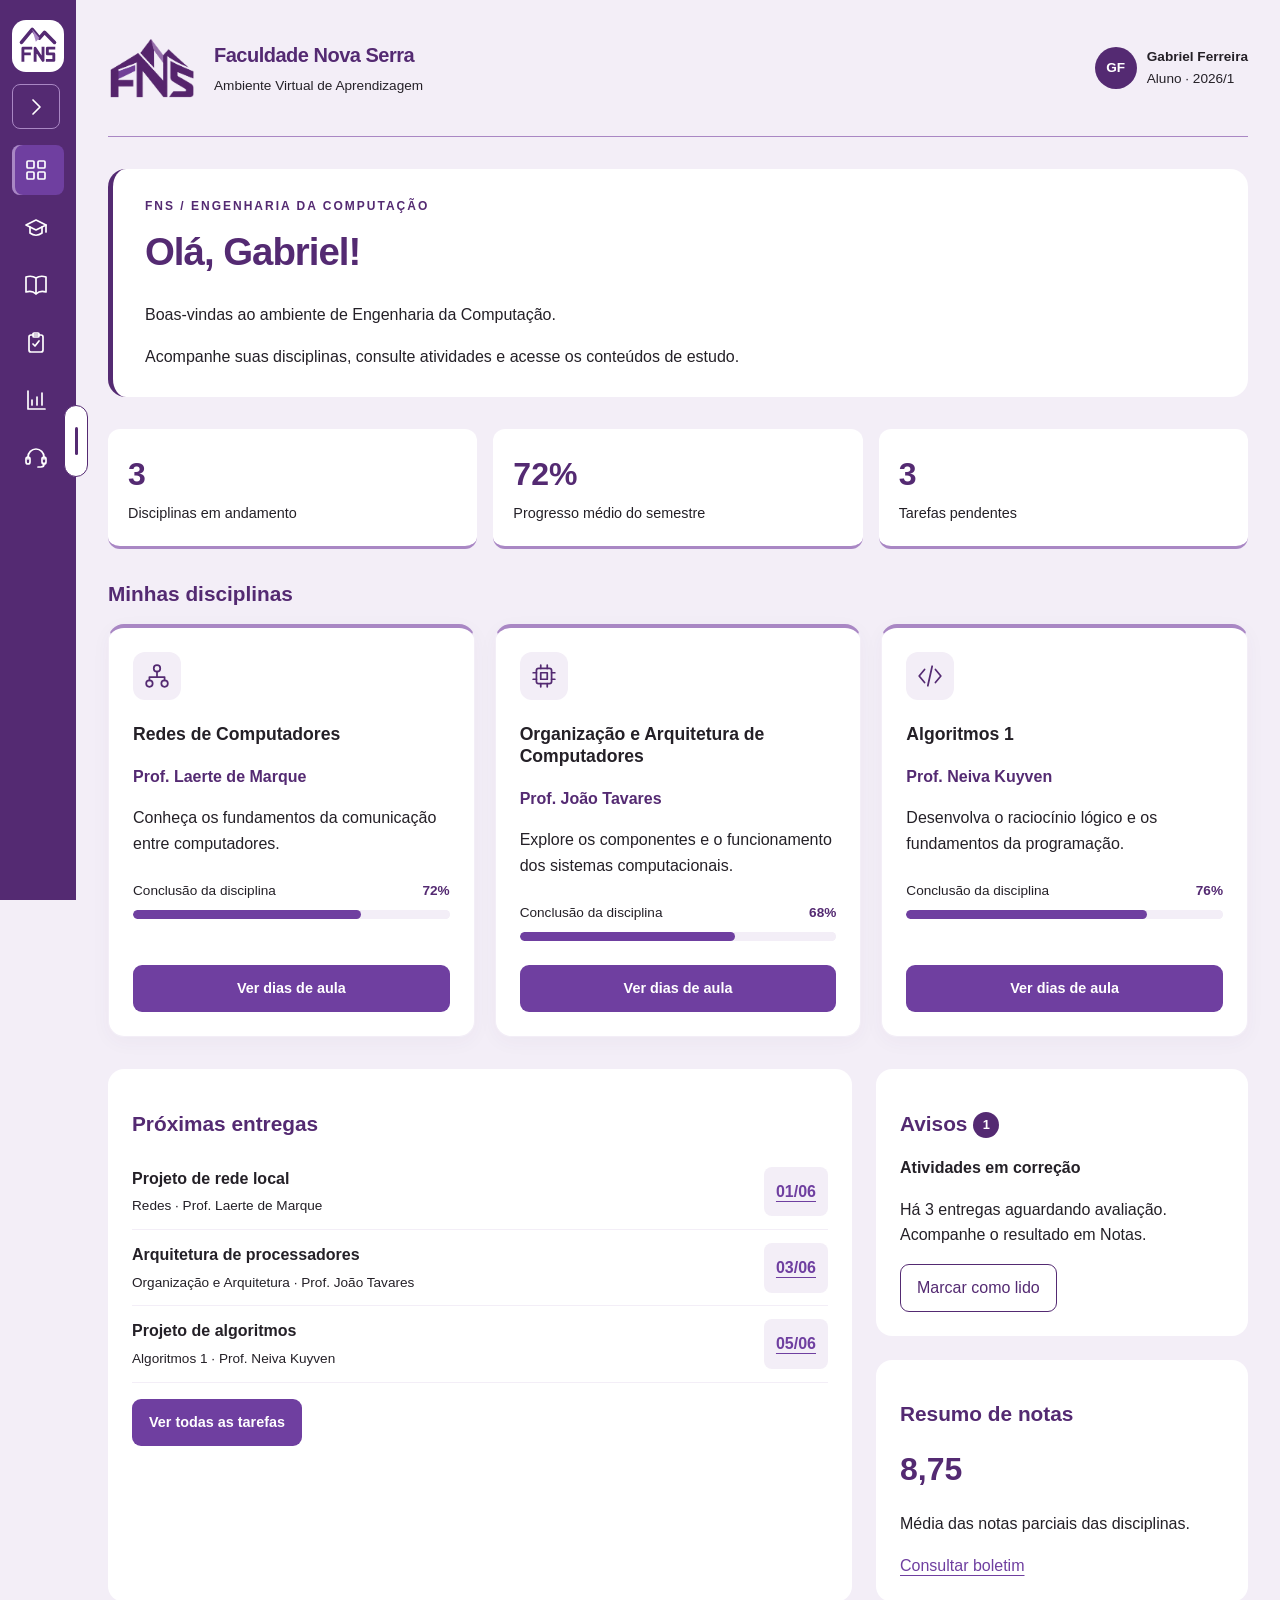
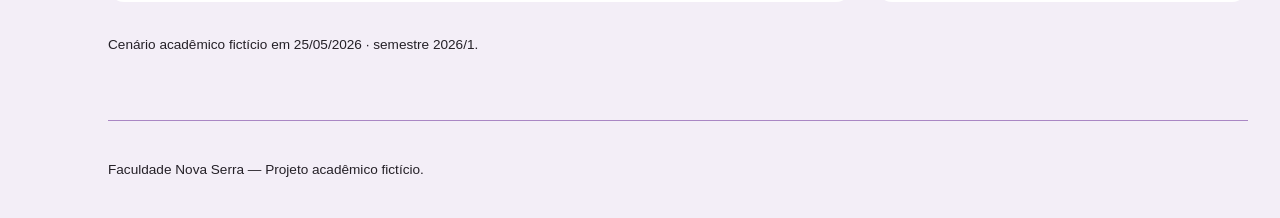
<file: index.html>
<!DOCTYPE html>
<html lang="pt-BR">
<head>
    <meta charset="UTF-8">
    <meta name="viewport" content="width=device-width, initial-scale=1.0">
    <title>Painel do aluno | FNS</title>
    <link rel="stylesheet" href="css/style.css">
    <script src="js/menu.js" defer></script>
    <script src="js/interacoes.js" defer></script>
    <link rel="icon" type="image/svg+xml" href="imagens/logo-fns-compacto.svg">
</head>
<body>
    <a class="pular-conteudo" href="#conteudo">Pular para o conteúdo</a>
    
    <header>
        <button class="menu-mobile" type="button" aria-label="Abrir menu" aria-expanded="false" aria-controls="navegacao-principal"><svg viewBox="0 0 24 24" aria-hidden="true"><path d="M4 6h16M4 12h16M4 18h16"/></svg></button>
        <img class="marca-logo" src="imagens/logo-fns.png" alt="Logo FNS: letras integradas a montanhas" width="88" height="88">
        <div>
            <p class="marca">Faculdade Nova Serra</p>
            <p class="marca-subtitulo">Ambiente Virtual de Aprendizagem</p>
        </div>
        <div class="perfil-aluno"><span class="avatar" aria-hidden="true">GF</span><div><strong>Gabriel Ferreira</strong><span>Aluno · 2026/1</span></div></div>
    </header>
    <nav id="navegacao-principal" class="menu-lateral" aria-label="Menu principal">
        <a class="menu-marca" href="index.html" aria-label="FNS - página inicial" title="Faculdade Nova Serra"><img src="imagens/logo-fns-compacto.svg" alt="" width="46" height="46"></a>
        <button class="menu-alternar" type="button" aria-expanded="false" aria-controls="menu-links" aria-label="Expandir menu" title="Expandir menu">
            <svg viewBox="0 0 24 24" aria-hidden="true" focusable="false"><path d="m9 5 7 7-7 7"/></svg>
        </button>
        <ul id="menu-links">
            <li><a href="index.html" aria-label="Painel" title="Painel" aria-current="page"><svg viewBox="0 0 24 24" aria-hidden="true" focusable="false"><rect x="3" y="3" width="7" height="7" rx="1"/><rect x="14" y="3" width="7" height="7" rx="1"/><rect x="3" y="14" width="7" height="7" rx="1"/><rect x="14" y="14" width="7" height="7" rx="1"/></svg><span class="menu-texto">Painel</span></a></li>
            <li><a href="cursos.html" aria-label="Meu curso" title="Meu curso"><svg viewBox="0 0 24 24" aria-hidden="true" focusable="false"><path d="m2 9 10-5 10 5-10 5-10-5Z"/><path d="M6 11v6c4 3 8 3 12 0v-6M22 9v7"/></svg><span class="menu-texto">Meu curso</span></a></li>
            <li><a href="disciplina.html" aria-label="Disciplinas" title="Disciplinas"><svg viewBox="0 0 24 24" aria-hidden="true" focusable="false"><path d="M12 5v16M12 5C9 3 5 3 2 4v15c3-1 7-1 10 2 3-3 7-3 10-2V4c-3-1-7-1-10 1Z"/></svg><span class="menu-texto">Disciplinas</span></a></li>
            <li><a href="tarefas.html" aria-label="Tarefas" title="Tarefas"><svg viewBox="0 0 24 24" aria-hidden="true" focusable="false"><rect x="5" y="4" width="14" height="17" rx="2"/><rect x="9" y="2" width="6" height="4" rx="1"/><path d="m9 13 2 2 4-5"/></svg><span class="menu-texto">Tarefas</span></a></li>
            <li><a href="notas.html" aria-label="Notas" title="Notas"><svg viewBox="0 0 24 24" aria-hidden="true" focusable="false"><path d="M4 3v18h17M8 17v-5M13 17V9M18 17V5"/></svg><span class="menu-texto">Notas</span></a></li>
            <li><a href="suporte.html" aria-label="Suporte" title="Suporte"><svg viewBox="0 0 24 24" aria-hidden="true" focusable="false"><path d="M4 13v-2a8 8 0 0 1 16 0v2M20 17v1a3 3 0 0 1-3 3h-3"/><rect x="2" y="11" width="4" height="7" rx="2"/><rect x="18" y="11" width="4" height="7" rx="2"/></svg><span class="menu-texto">Suporte</span></a></li>
        </ul>
        <button class="menu-puxador" type="button" aria-expanded="false" aria-controls="menu-links" aria-label="Expandir menu; arraste para a direita ou pressione Enter" title="Arraste para abrir ou fechar o menu"><span aria-hidden="true"></span></button>
    </nav>
    <div class="menu-fundo" aria-hidden="true" hidden></div>
    <main id="conteudo" tabindex="-1">
        <div class="painel-abertura">
        <p class="sobretitulo">FNS / Engenharia da Computação</p>
        <h1>Olá, Gabriel!</h1>
        <p>Boas-vindas ao ambiente de Engenharia da Computação.</p>
        <p>Acompanhe suas disciplinas, consulte atividades e acesse os conteúdos de estudo.</p>

        </div>

        <div class="indicadores" aria-label="Resumo do semestre"><div><strong>3</strong><span>Disciplinas em andamento</span></div><div><strong>72%</strong><span>Progresso médio do semestre</span></div><div><strong data-contagem="pendente">3</strong><span>Tarefas pendentes</span></div></div>
        <section aria-labelledby="disciplinas-titulo">
            <h2 id="disciplinas-titulo">Minhas disciplinas</h2>
            
            <div class="grade">
                <article>
                    <span class="curso-simbolo" aria-hidden="true"><svg viewBox="0 0 24 24"><circle cx="12" cy="5" r="3"/><circle cx="5" cy="19" r="3"/><circle cx="19" cy="19" r="3"/><path d="M12 8v5M5 16v-3h14v3"/></svg></span>
                    <h3>Redes de Computadores</h3>
                    <p class="professor">Prof. Laerte de Marque</p>
                    <p>Conheça os fundamentos da comunicação entre computadores.</p>
                    <div class="progresso-disciplina"><p><span>Conclusão da disciplina</span><strong>72%</strong></p><progress value="72" max="100" aria-label="Conclusão de Redes de Computadores">72%</progress></div>
                    <a href="redes.html">Ver dias de aula</a>
                </article>
                <article>
                    <span class="curso-simbolo" aria-hidden="true"><svg viewBox="0 0 24 24"><rect x="5" y="5" width="14" height="14" rx="2"/><rect x="9" y="9" width="6" height="6"/><path d="M9 2v3M15 2v3M9 19v3M15 19v3M2 9h3M2 15h3M19 9h3M19 15h3"/></svg></span>
                    <h3>Organização e Arquitetura de Computadores</h3>
                    <p class="professor">Prof. João Tavares</p>
                    <p>Explore os componentes e o funcionamento dos sistemas computacionais.</p>
                    <div class="progresso-disciplina"><p><span>Conclusão da disciplina</span><strong>68%</strong></p><progress value="68" max="100" aria-label="Conclusão de Organização e Arquitetura de Computadores">68%</progress></div>
                    <a href="organizacao.html">Ver dias de aula</a>
                </article>
                <article>
                    <span class="curso-simbolo" aria-hidden="true"><svg viewBox="0 0 24 24"><path d="m7 6-5 6 5 6M17 6l5 6-5 6M14 3l-4 18"/></svg></span>
                    <h3>Algoritmos 1</h3>
                    <p class="professor">Prof. Neiva Kuyven</p>
                    <p>Desenvolva o raciocínio lógico e os fundamentos da programação.</p>
                    <div class="progresso-disciplina"><p><span>Conclusão da disciplina</span><strong>76%</strong></p><progress value="76" max="100" aria-label="Conclusão de Algoritmos 1">76%</progress></div>
                    <a href="algoritmos.html">Ver dias de aula</a>
                </article>
            </div>
        </section>

        <div class="painel-resumo">
            <section aria-labelledby="atividades-titulo"><h2 id="atividades-titulo">Próximas entregas</h2><ul class="lista-prazos"><li data-prazo="redes"><div><strong>Projeto de rede local</strong><span>Redes · Prof. Laerte de Marque</span></div><a href="tarefas.html#tarefa-redes"><time datetime="2026-06-01">01/06</time><span class="sr-only"> — ver tarefa de Redes</span></a></li>
<li data-prazo="arquitetura"><div><strong>Arquitetura de processadores</strong><span>Organização e Arquitetura · Prof. João Tavares</span></div><a href="tarefas.html#tarefa-arquitetura"><time datetime="2026-06-03">03/06</time><span class="sr-only"> — ver tarefa de Organização e Arquitetura</span></a></li>
<li data-prazo="algoritmos"><div><strong>Projeto de algoritmos</strong><span>Algoritmos 1 · Prof. Neiva Kuyven</span></div><a href="tarefas.html#tarefa-algoritmos"><time datetime="2026-06-05">05/06</time><span class="sr-only"> — ver tarefa de Algoritmos 1</span></a></li></ul><p class="estado-vazio" id="prazos-vazios" hidden>Nenhuma tarefa pendente. Tuas entregas estão em dia nesta demonstração.</p><a class="botao" href="tarefas.html">Ver todas as tarefas</a></section>
            <section aria-labelledby="avisos-titulo"><h2 id="avisos-titulo">Avisos <span class="contador-aviso" id="contador-avisos" aria-label="1 aviso não lido">1</span></h2><div id="aviso-correcao"><p><strong>Atividades em correção</strong></p><p>Há <span data-contagem="entregue">3</span> entregas aguardando avaliação. Acompanhe o resultado em Notas.</p><button type="button" class="botao-secundario" id="ler-aviso" hidden>Marcar como lido</button></div><p id="avisos-vazios" class="estado-vazio" hidden>Nenhum aviso não lido.</p><button type="button" class="botao-secundario" id="restaurar-aviso" hidden>Mostrar aviso novamente</button></section>
            <section aria-labelledby="notas-titulo"><h2 id="notas-titulo">Resumo de notas</h2><p class="numero-destaque">8,75</p><p>Média das notas parciais das disciplinas.</p><a href="notas.html">Consultar boletim</a></section>
        </div>
        <p class="nota-demonstracao">Cenário acadêmico fictício em 25/05/2026 · semestre 2026/1.</p>
        <p id="mensagem-interacao" class="mensagem-interacao" role="status" aria-live="polite" aria-atomic="true"></p>
    </main>
    <footer><p>Faculdade Nova Serra — Projeto acadêmico fictício.</p></footer>
</body>
</html>
</file>
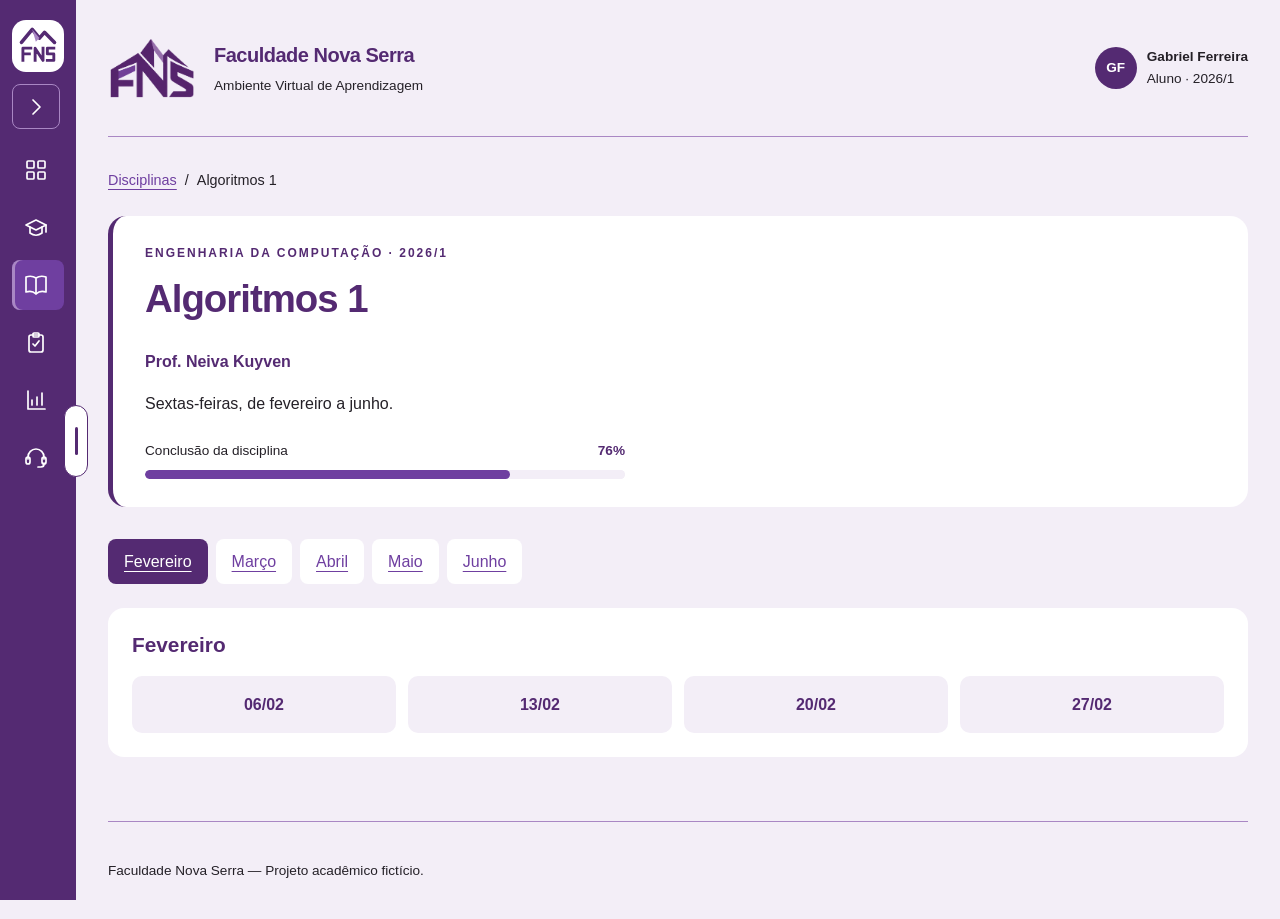
<file: algoritmos.html>
<!DOCTYPE html>
<html lang="pt-BR">
<head>
    <meta charset="UTF-8">
    <meta name="viewport" content="width=device-width, initial-scale=1.0">
    <title>Algoritmos 1 | FNS</title>
    <link rel="stylesheet" href="css/style.css">
    <script src="js/menu.js" defer></script>
    <script src="js/interacoes.js" defer></script>
    <link rel="icon" type="image/svg+xml" href="imagens/logo-fns-compacto.svg">
</head>
<body>
    <a class="pular-conteudo" href="#conteudo">Pular para o conteúdo</a>
    <header>
        <button class="menu-mobile" type="button" aria-label="Abrir menu" aria-expanded="false" aria-controls="navegacao-principal"><svg viewBox="0 0 24 24" aria-hidden="true"><path d="M4 6h16M4 12h16M4 18h16"/></svg></button>
        <img class="marca-logo" src="imagens/logo-fns.png" alt="Logo FNS: letras integradas a montanhas" width="88" height="88">
        <div>
            <p class="marca">Faculdade Nova Serra</p>
            <p class="marca-subtitulo">Ambiente Virtual de Aprendizagem</p>
        </div>
        <div class="perfil-aluno"><span class="avatar" aria-hidden="true">GF</span><div><strong>Gabriel Ferreira</strong><span>Aluno · 2026/1</span></div></div>
    </header>
    <nav id="navegacao-principal" class="menu-lateral" aria-label="Menu principal">
        <a class="menu-marca" href="index.html" aria-label="FNS - página inicial" title="Faculdade Nova Serra"><img src="imagens/logo-fns-compacto.svg" alt="" width="46" height="46"></a>
        <button class="menu-alternar" type="button" aria-expanded="false" aria-controls="menu-links" aria-label="Expandir menu" title="Expandir menu">
            <svg viewBox="0 0 24 24" aria-hidden="true" focusable="false"><path d="m9 5 7 7-7 7"/></svg>
        </button>
        <ul id="menu-links">
            <li><a href="index.html" aria-label="Painel" title="Painel"><svg viewBox="0 0 24 24" aria-hidden="true" focusable="false"><rect x="3" y="3" width="7" height="7" rx="1"/><rect x="14" y="3" width="7" height="7" rx="1"/><rect x="3" y="14" width="7" height="7" rx="1"/><rect x="14" y="14" width="7" height="7" rx="1"/></svg><span class="menu-texto">Painel</span></a></li>
            <li><a href="cursos.html" aria-label="Meu curso" title="Meu curso"><svg viewBox="0 0 24 24" aria-hidden="true" focusable="false"><path d="m2 9 10-5 10 5-10 5-10-5Z"/><path d="M6 11v6c4 3 8 3 12 0v-6M22 9v7"/></svg><span class="menu-texto">Meu curso</span></a></li>
            <li><a href="disciplina.html" aria-label="Disciplinas" title="Disciplinas" aria-current="location"><svg viewBox="0 0 24 24" aria-hidden="true" focusable="false"><path d="M12 5v16M12 5C9 3 5 3 2 4v15c3-1 7-1 10 2 3-3 7-3 10-2V4c-3-1-7-1-10 1Z"/></svg><span class="menu-texto">Disciplinas</span></a></li>
            <li><a href="tarefas.html" aria-label="Tarefas" title="Tarefas"><svg viewBox="0 0 24 24" aria-hidden="true" focusable="false"><rect x="5" y="4" width="14" height="17" rx="2"/><rect x="9" y="2" width="6" height="4" rx="1"/><path d="m9 13 2 2 4-5"/></svg><span class="menu-texto">Tarefas</span></a></li>
            <li><a href="notas.html" aria-label="Notas" title="Notas"><svg viewBox="0 0 24 24" aria-hidden="true" focusable="false"><path d="M4 3v18h17M8 17v-5M13 17V9M18 17V5"/></svg><span class="menu-texto">Notas</span></a></li>
            <li><a href="suporte.html" aria-label="Suporte" title="Suporte"><svg viewBox="0 0 24 24" aria-hidden="true" focusable="false"><path d="M4 13v-2a8 8 0 0 1 16 0v2M20 17v1a3 3 0 0 1-3 3h-3"/><rect x="2" y="11" width="4" height="7" rx="2"/><rect x="18" y="11" width="4" height="7" rx="2"/></svg><span class="menu-texto">Suporte</span></a></li>
        </ul>
        <button class="menu-puxador" type="button" aria-expanded="false" aria-controls="menu-links" aria-label="Expandir menu; arraste para a direita ou pressione Enter" title="Arraste para abrir ou fechar o menu"><span aria-hidden="true"></span></button>
    </nav>
    <div class="menu-fundo" aria-hidden="true" hidden></div>
    <main id="conteudo" tabindex="-1">
        <nav class="caminho" aria-label="Caminho da página"><ol><li><a href="disciplina.html">Disciplinas</a></li><li aria-current="page">Algoritmos 1</li></ol></nav>
        <div class="painel-abertura cabecalho-disciplina">
            <p class="sobretitulo">Engenharia da Computação &middot; 2026/1</p>
            <h1>Algoritmos 1</h1>
            <p class="professor">Prof. Neiva Kuyven</p>
            <p>Sextas-feiras, de fevereiro a junho.</p>
            <div class="progresso-disciplina"><p><span>Conclusão da disciplina</span><strong>76%</strong></p><progress value="76" max="100" aria-label="Conclusão de Algoritmos 1">76%</progress></div>
        </div>
        <nav class="atalhos-meses" data-calendario aria-label="Ir para o mês"><a href="#mes-2">Fevereiro</a><a href="#mes-3">Março</a><a href="#mes-4">Abril</a><a href="#mes-5">Maio</a><a href="#mes-6">Junho</a></nav>
        <section class="mes-aulas" aria-labelledby="mes-2"><h2 id="mes-2">Fevereiro</h2><ul class="dias-aula"><li><time datetime="2026-02-06">06/02</time></li><li><time datetime="2026-02-13">13/02</time></li><li><time datetime="2026-02-20">20/02</time></li><li><time datetime="2026-02-27">27/02</time></li></ul></section>
        <section class="mes-aulas" aria-labelledby="mes-3"><h2 id="mes-3">Março</h2><ul class="dias-aula"><li><time datetime="2026-03-06">06/03</time></li><li><time datetime="2026-03-13">13/03</time></li><li><time datetime="2026-03-20">20/03</time></li><li><time datetime="2026-03-27">27/03</time></li></ul></section>
        <section class="mes-aulas" aria-labelledby="mes-4"><h2 id="mes-4">Abril</h2><ul class="dias-aula"><li><time datetime="2026-04-03">03/04</time></li><li><time datetime="2026-04-10">10/04</time></li><li><time datetime="2026-04-17">17/04</time></li><li><time datetime="2026-04-24">24/04</time></li></ul></section>
        <section class="mes-aulas" aria-labelledby="mes-5"><h2 id="mes-5">Maio</h2><ul class="dias-aula"><li><time datetime="2026-05-01">01/05</time></li><li><time datetime="2026-05-08">08/05</time></li><li><time datetime="2026-05-15">15/05</time></li><li><time datetime="2026-05-22">22/05</time></li><li><time datetime="2026-05-29">29/05</time></li></ul></section>
        <section class="mes-aulas" aria-labelledby="mes-6"><h2 id="mes-6">Junho</h2><ul class="dias-aula"><li><time datetime="2026-06-05">05/06</time></li><li><time datetime="2026-06-12">12/06</time></li><li><time datetime="2026-06-19">19/06</time></li><li><time datetime="2026-06-26">26/06</time></li></ul></section>
        <p id="mensagem-interacao" class="mensagem-interacao" role="status" aria-live="polite" aria-atomic="true"></p>
    </main>
    <footer><p>Faculdade Nova Serra — Projeto acadêmico fictício.</p></footer>
</body>
</html>
</file>
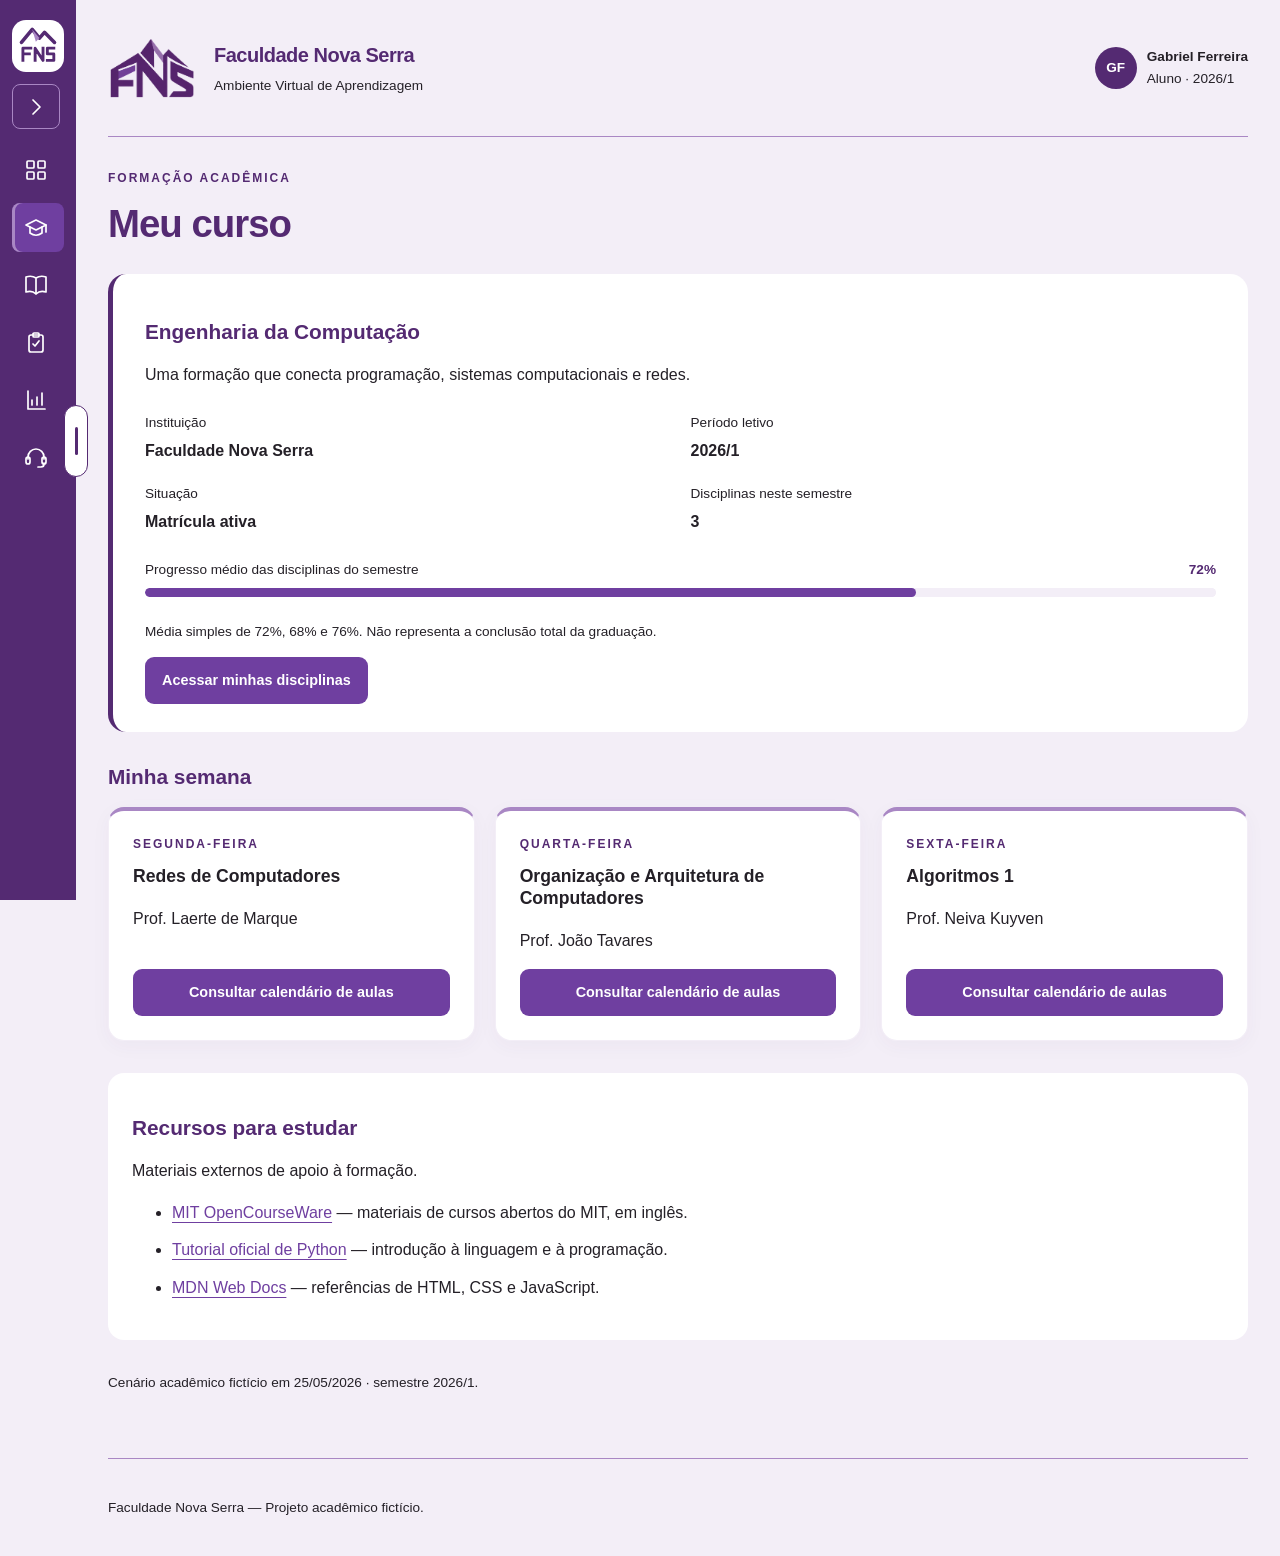
<file: cursos.html>
<!DOCTYPE html>
<html lang="pt-BR">
<head>
    <meta charset="UTF-8">
    <meta name="viewport" content="width=device-width, initial-scale=1.0">
    <title>Meu curso | FNS</title>
    <link rel="stylesheet" href="css/style.css">
    <script src="js/menu.js" defer></script>
    <script src="js/interacoes.js" defer></script>
    <link rel="icon" type="image/svg+xml" href="imagens/logo-fns-compacto.svg">
</head>
<body>
    <a class="pular-conteudo" href="#conteudo">Pular para o conteúdo</a>
    <header>
        <button class="menu-mobile" type="button" aria-label="Abrir menu" aria-expanded="false" aria-controls="navegacao-principal"><svg viewBox="0 0 24 24" aria-hidden="true"><path d="M4 6h16M4 12h16M4 18h16"/></svg></button>
        <img class="marca-logo" src="imagens/logo-fns.png" alt="Logo FNS: letras integradas a montanhas" width="88" height="88">
        <div>
            <p class="marca">Faculdade Nova Serra</p>
            <p class="marca-subtitulo">Ambiente Virtual de Aprendizagem</p>
        </div>
        <div class="perfil-aluno"><span class="avatar" aria-hidden="true">GF</span><div><strong>Gabriel Ferreira</strong><span>Aluno · 2026/1</span></div></div>
    </header>
    <nav id="navegacao-principal" class="menu-lateral" aria-label="Menu principal">
        <a class="menu-marca" href="index.html" aria-label="FNS - página inicial" title="Faculdade Nova Serra"><img src="imagens/logo-fns-compacto.svg" alt="" width="46" height="46"></a>
        <button class="menu-alternar" type="button" aria-expanded="false" aria-controls="menu-links" aria-label="Expandir menu" title="Expandir menu">
            <svg viewBox="0 0 24 24" aria-hidden="true" focusable="false"><path d="m9 5 7 7-7 7"/></svg>
        </button>
        <ul id="menu-links">
            <li><a href="index.html" aria-label="Painel" title="Painel"><svg viewBox="0 0 24 24" aria-hidden="true" focusable="false"><rect x="3" y="3" width="7" height="7" rx="1"/><rect x="14" y="3" width="7" height="7" rx="1"/><rect x="3" y="14" width="7" height="7" rx="1"/><rect x="14" y="14" width="7" height="7" rx="1"/></svg><span class="menu-texto">Painel</span></a></li>
            <li><a href="cursos.html" aria-label="Meu curso" title="Meu curso" aria-current="page"><svg viewBox="0 0 24 24" aria-hidden="true" focusable="false"><path d="m2 9 10-5 10 5-10 5-10-5Z"/><path d="M6 11v6c4 3 8 3 12 0v-6M22 9v7"/></svg><span class="menu-texto">Meu curso</span></a></li>
            <li><a href="disciplina.html" aria-label="Disciplinas" title="Disciplinas"><svg viewBox="0 0 24 24" aria-hidden="true" focusable="false"><path d="M12 5v16M12 5C9 3 5 3 2 4v15c3-1 7-1 10 2 3-3 7-3 10-2V4c-3-1-7-1-10 1Z"/></svg><span class="menu-texto">Disciplinas</span></a></li>
            <li><a href="tarefas.html" aria-label="Tarefas" title="Tarefas"><svg viewBox="0 0 24 24" aria-hidden="true" focusable="false"><rect x="5" y="4" width="14" height="17" rx="2"/><rect x="9" y="2" width="6" height="4" rx="1"/><path d="m9 13 2 2 4-5"/></svg><span class="menu-texto">Tarefas</span></a></li>
            <li><a href="notas.html" aria-label="Notas" title="Notas"><svg viewBox="0 0 24 24" aria-hidden="true" focusable="false"><path d="M4 3v18h17M8 17v-5M13 17V9M18 17V5"/></svg><span class="menu-texto">Notas</span></a></li>
            <li><a href="suporte.html" aria-label="Suporte" title="Suporte"><svg viewBox="0 0 24 24" aria-hidden="true" focusable="false"><path d="M4 13v-2a8 8 0 0 1 16 0v2M20 17v1a3 3 0 0 1-3 3h-3"/><rect x="2" y="11" width="4" height="7" rx="2"/><rect x="18" y="11" width="4" height="7" rx="2"/></svg><span class="menu-texto">Suporte</span></a></li>
        </ul>
        <button class="menu-puxador" type="button" aria-expanded="false" aria-controls="menu-links" aria-label="Expandir menu; arraste para a direita ou pressione Enter" title="Arraste para abrir ou fechar o menu"><span aria-hidden="true"></span></button>
    </nav>
    <div class="menu-fundo" aria-hidden="true" hidden></div>
    <main id="conteudo" tabindex="-1">
        <p class="sobretitulo">Formação acadêmica</p>
        <h1>Meu curso</h1>
        <section class="painel-abertura" aria-labelledby="curso-titulo">
            <h2 id="curso-titulo">Engenharia da Computação</h2>
            <p>Uma formação que conecta programação, sistemas computacionais e redes.</p>
            <dl class="dados-curso"><div><dt>Instituição</dt><dd>Faculdade Nova Serra</dd></div><div><dt>Período letivo</dt><dd>2026/1</dd></div><div><dt>Situação</dt><dd>Matrícula ativa</dd></div><div><dt>Disciplinas neste semestre</dt><dd>3</dd></div></dl>
            <div class="progresso-disciplina"><p><span>Progresso médio das disciplinas do semestre</span><strong>72%</strong></p><progress value="72" max="100" aria-label="Progresso médio do semestre">72%</progress></div>
            <p class="texto-apoio">Média simples de 72%, 68% e 76%. Não representa a conclusão total da graduação.</p>
            <a class="botao" href="disciplina.html">Acessar minhas disciplinas</a>
        </section>
        <section aria-labelledby="semana-titulo"><h2 id="semana-titulo">Minha semana</h2><div class="grade"><article><p class="sobretitulo">Segunda-feira</p><h3>Redes de Computadores</h3><p>Prof. Laerte de Marque</p><a href="redes.html">Consultar calendário de aulas</a></article><article><p class="sobretitulo">Quarta-feira</p><h3>Organização e Arquitetura de Computadores</h3><p>Prof. João Tavares</p><a href="organizacao.html">Consultar calendário de aulas</a></article><article><p class="sobretitulo">Sexta-feira</p><h3>Algoritmos 1</h3><p>Prof. Neiva Kuyven</p><a href="algoritmos.html">Consultar calendário de aulas</a></article></div></section>
        <section class="recursos" aria-labelledby="recursos-titulo"><h2 id="recursos-titulo">Recursos para estudar</h2><p>Materiais externos de apoio à formação.</p><ul><li><a href="https://ocw.mit.edu/">MIT OpenCourseWare</a> — materiais de cursos abertos do MIT, em inglês.</li><li><a href="https://docs.python.org/pt-br/3/tutorial/">Tutorial oficial de Python</a> — introdução à linguagem e à programação.</li><li><a href="https://developer.mozilla.org/pt-BR/docs/Web">MDN Web Docs</a> — referências de HTML, CSS e JavaScript.</li></ul></section>
        <p class="nota-demonstracao">Cenário acadêmico fictício em 25/05/2026 · semestre 2026/1.</p>
        <p id="mensagem-interacao" class="mensagem-interacao" role="status" aria-live="polite" aria-atomic="true"></p>
    </main>
    <footer><p>Faculdade Nova Serra — Projeto acadêmico fictício.</p></footer>
</body>
</html>
</file>
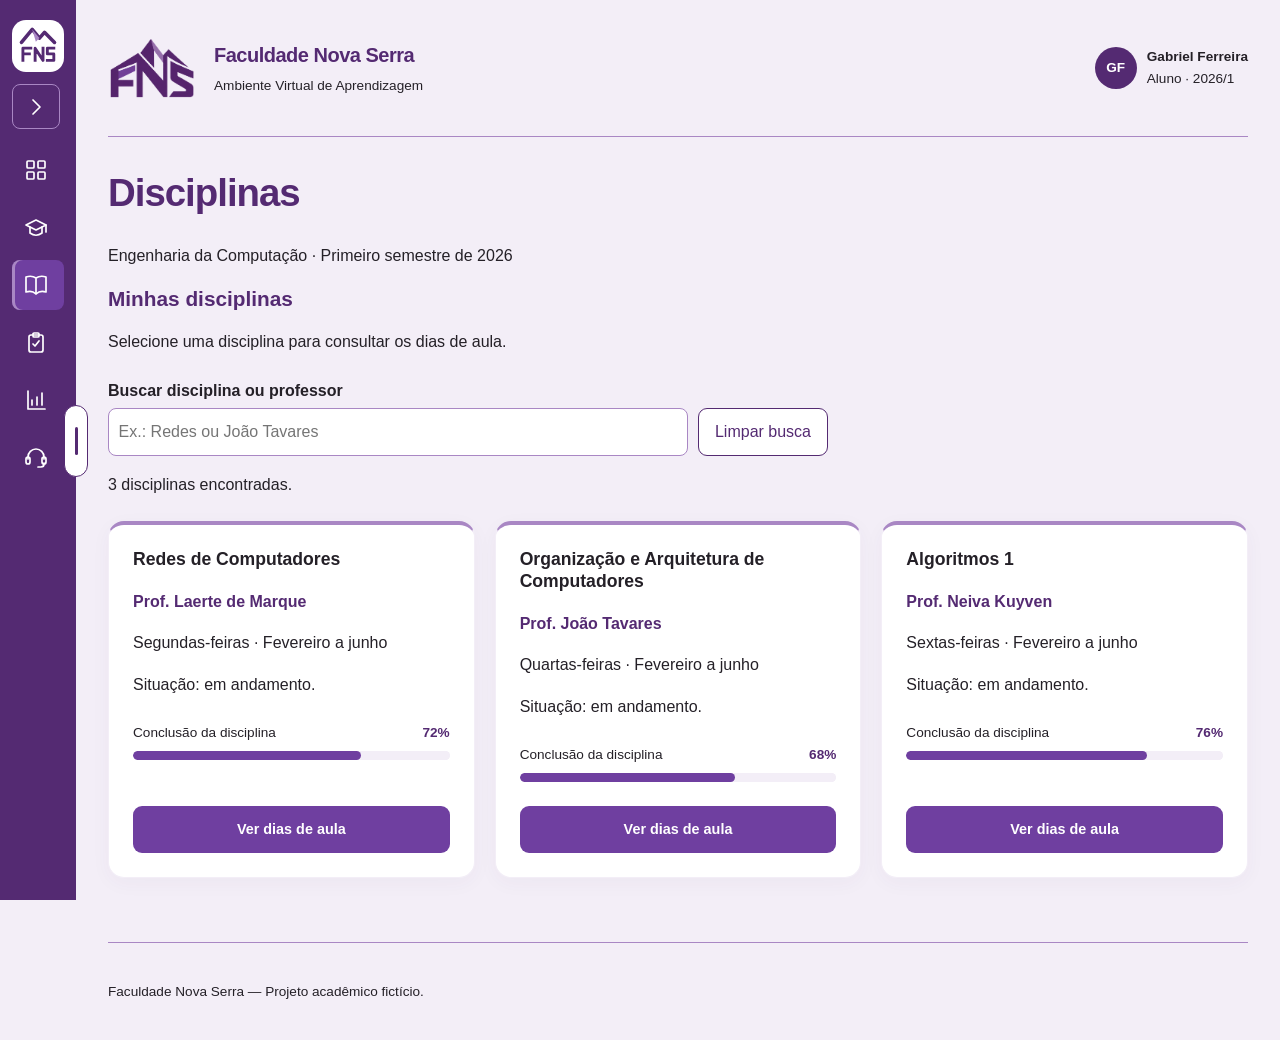
<file: disciplina.html>
<!DOCTYPE html>
<html lang="pt-BR">
<head>
    <meta charset="UTF-8">
    <meta name="viewport" content="width=device-width, initial-scale=1.0">
    <title>Disciplinas | FNS</title>
    <link rel="stylesheet" href="css/style.css">
    <script src="js/menu.js" defer></script>
    <script src="js/interacoes.js" defer></script>
    <link rel="icon" type="image/svg+xml" href="imagens/logo-fns-compacto.svg">
</head>
<body>
    <a class="pular-conteudo" href="#conteudo">Pular para o conteúdo</a>
    <header>
        <button class="menu-mobile" type="button" aria-label="Abrir menu" aria-expanded="false" aria-controls="navegacao-principal"><svg viewBox="0 0 24 24" aria-hidden="true"><path d="M4 6h16M4 12h16M4 18h16"/></svg></button>
        <img class="marca-logo" src="imagens/logo-fns.png" alt="Logo FNS: letras integradas a montanhas" width="88" height="88">
        <div>
            <p class="marca">Faculdade Nova Serra</p>
            <p class="marca-subtitulo">Ambiente Virtual de Aprendizagem</p>
        </div>
        <div class="perfil-aluno"><span class="avatar" aria-hidden="true">GF</span><div><strong>Gabriel Ferreira</strong><span>Aluno · 2026/1</span></div></div>
    </header>
    <nav id="navegacao-principal" class="menu-lateral" aria-label="Menu principal">
        <a class="menu-marca" href="index.html" aria-label="FNS - página inicial" title="Faculdade Nova Serra"><img src="imagens/logo-fns-compacto.svg" alt="" width="46" height="46"></a>
        <button class="menu-alternar" type="button" aria-expanded="false" aria-controls="menu-links" aria-label="Expandir menu" title="Expandir menu">
            <svg viewBox="0 0 24 24" aria-hidden="true" focusable="false"><path d="m9 5 7 7-7 7"/></svg>
        </button>
        <ul id="menu-links">
            <li><a href="index.html" aria-label="Painel" title="Painel"><svg viewBox="0 0 24 24" aria-hidden="true" focusable="false"><rect x="3" y="3" width="7" height="7" rx="1"/><rect x="14" y="3" width="7" height="7" rx="1"/><rect x="3" y="14" width="7" height="7" rx="1"/><rect x="14" y="14" width="7" height="7" rx="1"/></svg><span class="menu-texto">Painel</span></a></li>
            <li><a href="cursos.html" aria-label="Meu curso" title="Meu curso"><svg viewBox="0 0 24 24" aria-hidden="true" focusable="false"><path d="m2 9 10-5 10 5-10 5-10-5Z"/><path d="M6 11v6c4 3 8 3 12 0v-6M22 9v7"/></svg><span class="menu-texto">Meu curso</span></a></li>
            <li><a href="disciplina.html" aria-label="Disciplinas" title="Disciplinas" aria-current="page"><svg viewBox="0 0 24 24" aria-hidden="true" focusable="false"><path d="M12 5v16M12 5C9 3 5 3 2 4v15c3-1 7-1 10 2 3-3 7-3 10-2V4c-3-1-7-1-10 1Z"/></svg><span class="menu-texto">Disciplinas</span></a></li>
            <li><a href="tarefas.html" aria-label="Tarefas" title="Tarefas"><svg viewBox="0 0 24 24" aria-hidden="true" focusable="false"><rect x="5" y="4" width="14" height="17" rx="2"/><rect x="9" y="2" width="6" height="4" rx="1"/><path d="m9 13 2 2 4-5"/></svg><span class="menu-texto">Tarefas</span></a></li>
            <li><a href="notas.html" aria-label="Notas" title="Notas"><svg viewBox="0 0 24 24" aria-hidden="true" focusable="false"><path d="M4 3v18h17M8 17v-5M13 17V9M18 17V5"/></svg><span class="menu-texto">Notas</span></a></li>
            <li><a href="suporte.html" aria-label="Suporte" title="Suporte"><svg viewBox="0 0 24 24" aria-hidden="true" focusable="false"><path d="M4 13v-2a8 8 0 0 1 16 0v2M20 17v1a3 3 0 0 1-3 3h-3"/><rect x="2" y="11" width="4" height="7" rx="2"/><rect x="18" y="11" width="4" height="7" rx="2"/></svg><span class="menu-texto">Suporte</span></a></li>
        </ul>
        <button class="menu-puxador" type="button" aria-expanded="false" aria-controls="menu-links" aria-label="Expandir menu; arraste para a direita ou pressione Enter" title="Arraste para abrir ou fechar o menu"><span aria-hidden="true"></span></button>
    </nav>
    <div class="menu-fundo" aria-hidden="true" hidden></div>
    <main id="conteudo" tabindex="-1">
        <h1>Disciplinas</h1>
        <p>Engenharia da Computação &middot; Primeiro semestre de 2026</p>
        <section aria-labelledby="disciplinas-titulo">
            <h2 id="disciplinas-titulo">Minhas disciplinas</h2>
            <p>Selecione uma disciplina para consultar os dias de aula.</p>
            <div class="busca-disciplinas" hidden>
                <label for="busca-disciplina">Buscar disciplina ou professor</label>
                <div class="campo-busca"><input id="busca-disciplina" type="search" placeholder="Ex.: Redes ou João Tavares" autocomplete="off"><button type="button" class="botao-secundario" id="limpar-busca">Limpar busca</button></div>
                <p id="resultado-busca" role="status" aria-live="polite"></p>
            </div>
            <p id="busca-vazia" class="estado-vazio" hidden>Nenhuma disciplina encontrada. Tente outro nome ou limpe a busca.</p>
            <div class="grade" id="grade-disciplinas">
                <article id="redes">
                    <h3>Redes de Computadores</h3>
                    <p class="professor">Prof. Laerte de Marque</p>
                    <p>Segundas-feiras &middot; Fevereiro a junho</p>
                    <p>Situação: em andamento.</p>
                    <div class="progresso-disciplina"><p><span>Conclusão da disciplina</span><strong>72%</strong></p><progress value="72" max="100" aria-label="Conclusão de Redes de Computadores">72%</progress></div>
                    <a href="redes.html">Ver dias de aula</a>
                </article>
                <article id="arquitetura">
                    <h3>Organização e Arquitetura de Computadores</h3>
                    <p class="professor">Prof. João Tavares</p>
                    <p>Quartas-feiras &middot; Fevereiro a junho</p>
                    <p>Situação: em andamento.</p>
                    <div class="progresso-disciplina"><p><span>Conclusão da disciplina</span><strong>68%</strong></p><progress value="68" max="100" aria-label="Conclusão de Organização e Arquitetura de Computadores">68%</progress></div>
                    <a href="organizacao.html">Ver dias de aula</a>
                </article>
                <article id="algoritmos">
                    <h3>Algoritmos 1</h3>
                    <p class="professor">Prof. Neiva Kuyven</p>
                    <p>Sextas-feiras &middot; Fevereiro a junho</p>
                    <p>Situação: em andamento.</p>
                    <div class="progresso-disciplina"><p><span>Conclusão da disciplina</span><strong>76%</strong></p><progress value="76" max="100" aria-label="Conclusão de Algoritmos 1">76%</progress></div>
                    <a href="algoritmos.html">Ver dias de aula</a>
                </article>
            </div>
        </section>
        <p id="mensagem-interacao" class="mensagem-interacao" role="status" aria-live="polite" aria-atomic="true"></p>
    </main>
    <footer><p>Faculdade Nova Serra — Projeto acadêmico fictício.</p></footer>
</body>
</html>
</file>
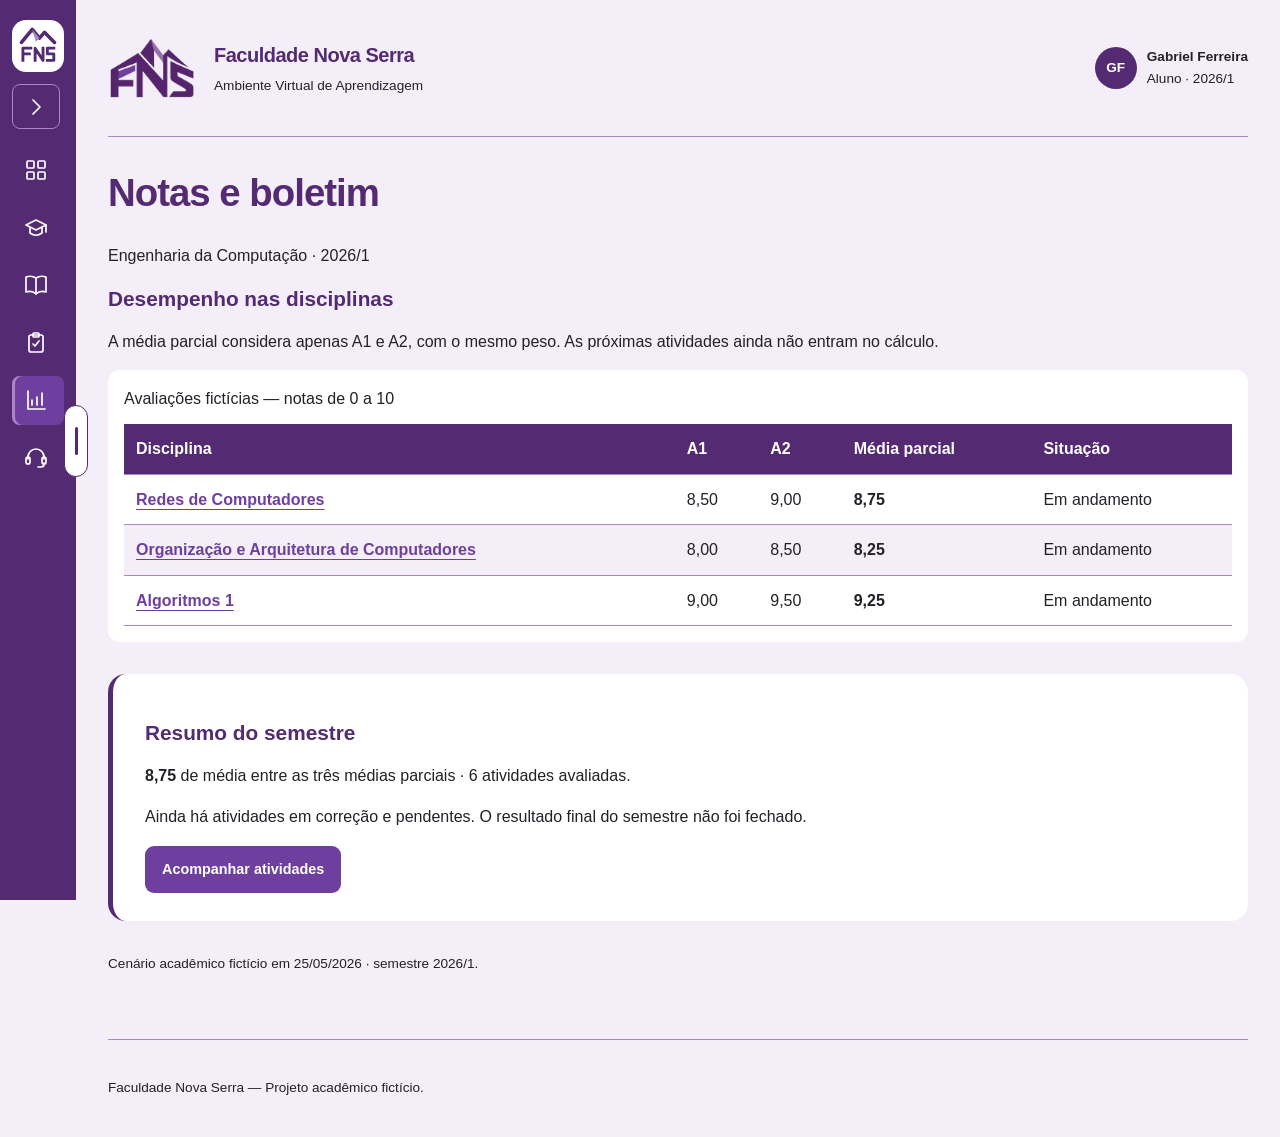
<file: notas.html>
<!DOCTYPE html>
<html lang="pt-BR">
<head>
    <meta charset="UTF-8">
    <meta name="viewport" content="width=device-width, initial-scale=1.0">
    <title>Notas | FNS</title>
    <link rel="stylesheet" href="css/style.css">
    <script src="js/menu.js" defer></script>
    <script src="js/interacoes.js" defer></script>
    <link rel="icon" type="image/svg+xml" href="imagens/logo-fns-compacto.svg">
</head>
<body>
    <a class="pular-conteudo" href="#conteudo">Pular para o conteúdo</a>
    <header>
        <button class="menu-mobile" type="button" aria-label="Abrir menu" aria-expanded="false" aria-controls="navegacao-principal"><svg viewBox="0 0 24 24" aria-hidden="true"><path d="M4 6h16M4 12h16M4 18h16"/></svg></button>
        <img class="marca-logo" src="imagens/logo-fns.png" alt="Logo FNS: letras integradas a montanhas" width="88" height="88">
        <div>
            <p class="marca">Faculdade Nova Serra</p>
            <p class="marca-subtitulo">Ambiente Virtual de Aprendizagem</p>
        </div>
        <div class="perfil-aluno"><span class="avatar" aria-hidden="true">GF</span><div><strong>Gabriel Ferreira</strong><span>Aluno · 2026/1</span></div></div>
    </header>
    <nav id="navegacao-principal" class="menu-lateral" aria-label="Menu principal">
        <a class="menu-marca" href="index.html" aria-label="FNS - página inicial" title="Faculdade Nova Serra"><img src="imagens/logo-fns-compacto.svg" alt="" width="46" height="46"></a>
        <button class="menu-alternar" type="button" aria-expanded="false" aria-controls="menu-links" aria-label="Expandir menu" title="Expandir menu">
            <svg viewBox="0 0 24 24" aria-hidden="true" focusable="false"><path d="m9 5 7 7-7 7"/></svg>
        </button>
        <ul id="menu-links">
            <li><a href="index.html" aria-label="Painel" title="Painel"><svg viewBox="0 0 24 24" aria-hidden="true" focusable="false"><rect x="3" y="3" width="7" height="7" rx="1"/><rect x="14" y="3" width="7" height="7" rx="1"/><rect x="3" y="14" width="7" height="7" rx="1"/><rect x="14" y="14" width="7" height="7" rx="1"/></svg><span class="menu-texto">Painel</span></a></li>
            <li><a href="cursos.html" aria-label="Meu curso" title="Meu curso"><svg viewBox="0 0 24 24" aria-hidden="true" focusable="false"><path d="m2 9 10-5 10 5-10 5-10-5Z"/><path d="M6 11v6c4 3 8 3 12 0v-6M22 9v7"/></svg><span class="menu-texto">Meu curso</span></a></li>
            <li><a href="disciplina.html" aria-label="Disciplinas" title="Disciplinas"><svg viewBox="0 0 24 24" aria-hidden="true" focusable="false"><path d="M12 5v16M12 5C9 3 5 3 2 4v15c3-1 7-1 10 2 3-3 7-3 10-2V4c-3-1-7-1-10 1Z"/></svg><span class="menu-texto">Disciplinas</span></a></li>
            <li><a href="tarefas.html" aria-label="Tarefas" title="Tarefas"><svg viewBox="0 0 24 24" aria-hidden="true" focusable="false"><rect x="5" y="4" width="14" height="17" rx="2"/><rect x="9" y="2" width="6" height="4" rx="1"/><path d="m9 13 2 2 4-5"/></svg><span class="menu-texto">Tarefas</span></a></li>
            <li><a href="notas.html" aria-label="Notas" title="Notas" aria-current="page"><svg viewBox="0 0 24 24" aria-hidden="true" focusable="false"><path d="M4 3v18h17M8 17v-5M13 17V9M18 17V5"/></svg><span class="menu-texto">Notas</span></a></li>
            <li><a href="suporte.html" aria-label="Suporte" title="Suporte"><svg viewBox="0 0 24 24" aria-hidden="true" focusable="false"><path d="M4 13v-2a8 8 0 0 1 16 0v2M20 17v1a3 3 0 0 1-3 3h-3"/><rect x="2" y="11" width="4" height="7" rx="2"/><rect x="18" y="11" width="4" height="7" rx="2"/></svg><span class="menu-texto">Suporte</span></a></li>
        </ul>
        <button class="menu-puxador" type="button" aria-expanded="false" aria-controls="menu-links" aria-label="Expandir menu; arraste para a direita ou pressione Enter" title="Arraste para abrir ou fechar o menu"><span aria-hidden="true"></span></button>
    </nav>
    <div class="menu-fundo" aria-hidden="true" hidden></div>
    <main id="conteudo" tabindex="-1">
        <h1>Notas e boletim</h1>
        <p>Engenharia da Computação · 2026/1</p>
        <section aria-labelledby="boletim-titulo"><h2 id="boletim-titulo">Desempenho nas disciplinas</h2>
        <p>A média parcial considera apenas A1 e A2, com o mesmo peso. As próximas atividades ainda não entram no cálculo.</p>
        <div class="tabela" tabindex="0" role="region" aria-label="Boletim com rolagem horizontal"><table><caption>Avaliações fictícias — notas de 0 a 10</caption><thead><tr><th scope="col">Disciplina</th><th scope="col">A1</th><th scope="col">A2</th><th scope="col">Média parcial</th><th scope="col">Situação</th></tr></thead><tbody><tr><th scope="row"><a href="redes.html">Redes de Computadores</a></th><td>8,50</td><td>9,00</td><td><strong>8,75</strong></td><td>Em andamento</td></tr><tr><th scope="row"><a href="organizacao.html">Organização e Arquitetura de Computadores</a></th><td>8,00</td><td>8,50</td><td><strong>8,25</strong></td><td>Em andamento</td></tr><tr><th scope="row"><a href="algoritmos.html">Algoritmos 1</a></th><td>9,00</td><td>9,50</td><td><strong>9,25</strong></td><td>Em andamento</td></tr></tbody></table></div></section>
        <section class="painel-abertura" aria-labelledby="resumo-titulo"><h2 id="resumo-titulo">Resumo do semestre</h2><p><strong>8,75</strong> de média entre as três médias parciais · 6 atividades avaliadas.</p><p>Ainda há atividades em correção e pendentes. O resultado final do semestre não foi fechado.</p><a class="botao" href="tarefas.html">Acompanhar atividades</a></section>
        <p class="nota-demonstracao">Cenário acadêmico fictício em 25/05/2026 · semestre 2026/1.</p>
        <p id="mensagem-interacao" class="mensagem-interacao" role="status" aria-live="polite" aria-atomic="true"></p>
    </main>
    <footer><p>Faculdade Nova Serra — Projeto acadêmico fictício.</p></footer>
</body>
</html>
</file>
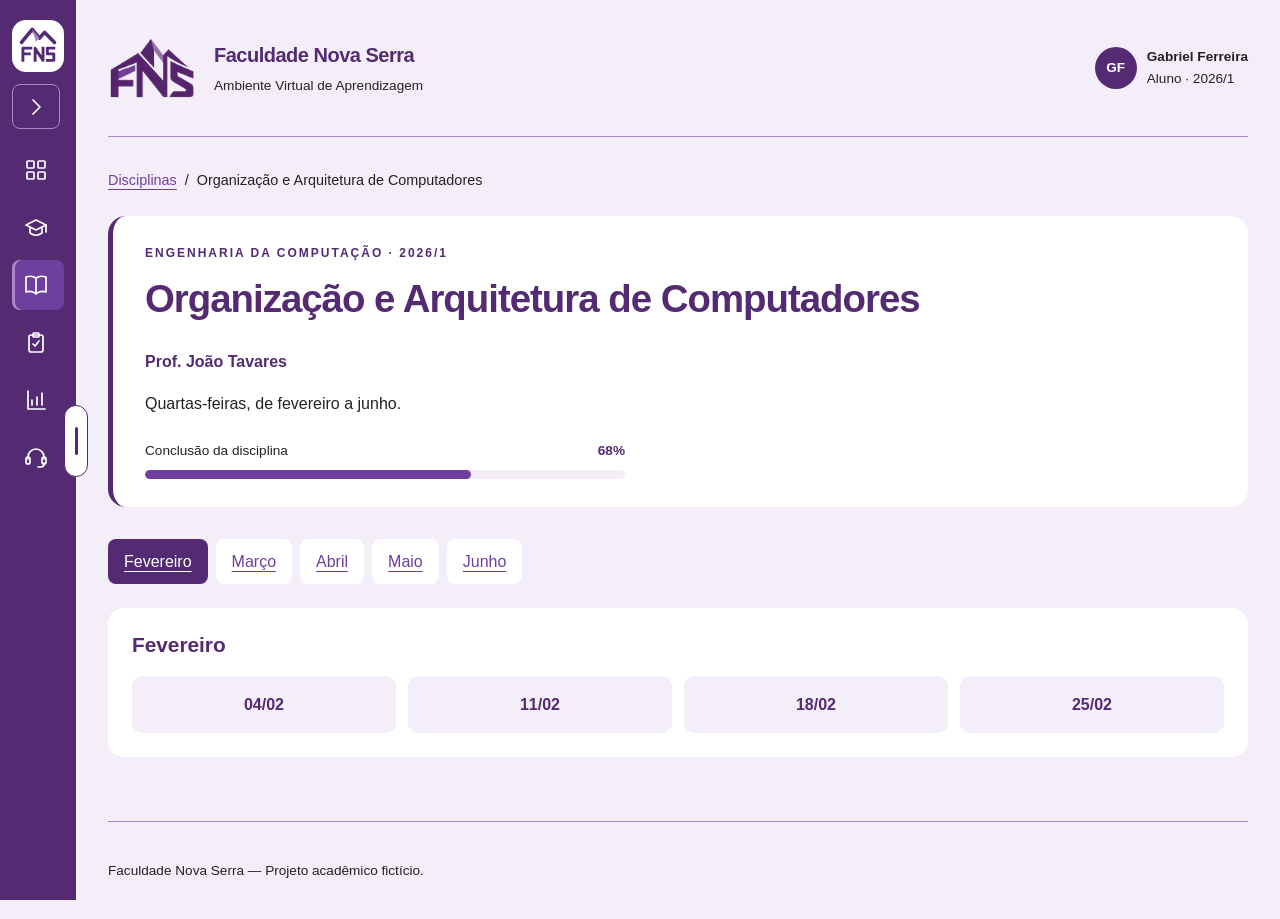
<file: organizacao.html>
<!DOCTYPE html>
<html lang="pt-BR">
<head>
    <meta charset="UTF-8">
    <meta name="viewport" content="width=device-width, initial-scale=1.0">
    <title>Organização e Arquitetura de Computadores | FNS</title>
    <link rel="stylesheet" href="css/style.css">
    <script src="js/menu.js" defer></script>
    <script src="js/interacoes.js" defer></script>
    <link rel="icon" type="image/svg+xml" href="imagens/logo-fns-compacto.svg">
</head>
<body>
    <a class="pular-conteudo" href="#conteudo">Pular para o conteúdo</a>
    <header>
        <button class="menu-mobile" type="button" aria-label="Abrir menu" aria-expanded="false" aria-controls="navegacao-principal"><svg viewBox="0 0 24 24" aria-hidden="true"><path d="M4 6h16M4 12h16M4 18h16"/></svg></button>
        <img class="marca-logo" src="imagens/logo-fns.png" alt="Logo FNS: letras integradas a montanhas" width="88" height="88">
        <div>
            <p class="marca">Faculdade Nova Serra</p>
            <p class="marca-subtitulo">Ambiente Virtual de Aprendizagem</p>
        </div>
        <div class="perfil-aluno"><span class="avatar" aria-hidden="true">GF</span><div><strong>Gabriel Ferreira</strong><span>Aluno · 2026/1</span></div></div>
    </header>
    <nav id="navegacao-principal" class="menu-lateral" aria-label="Menu principal">
        <a class="menu-marca" href="index.html" aria-label="FNS - página inicial" title="Faculdade Nova Serra"><img src="imagens/logo-fns-compacto.svg" alt="" width="46" height="46"></a>
        <button class="menu-alternar" type="button" aria-expanded="false" aria-controls="menu-links" aria-label="Expandir menu" title="Expandir menu">
            <svg viewBox="0 0 24 24" aria-hidden="true" focusable="false"><path d="m9 5 7 7-7 7"/></svg>
        </button>
        <ul id="menu-links">
            <li><a href="index.html" aria-label="Painel" title="Painel"><svg viewBox="0 0 24 24" aria-hidden="true" focusable="false"><rect x="3" y="3" width="7" height="7" rx="1"/><rect x="14" y="3" width="7" height="7" rx="1"/><rect x="3" y="14" width="7" height="7" rx="1"/><rect x="14" y="14" width="7" height="7" rx="1"/></svg><span class="menu-texto">Painel</span></a></li>
            <li><a href="cursos.html" aria-label="Meu curso" title="Meu curso"><svg viewBox="0 0 24 24" aria-hidden="true" focusable="false"><path d="m2 9 10-5 10 5-10 5-10-5Z"/><path d="M6 11v6c4 3 8 3 12 0v-6M22 9v7"/></svg><span class="menu-texto">Meu curso</span></a></li>
            <li><a href="disciplina.html" aria-label="Disciplinas" title="Disciplinas" aria-current="location"><svg viewBox="0 0 24 24" aria-hidden="true" focusable="false"><path d="M12 5v16M12 5C9 3 5 3 2 4v15c3-1 7-1 10 2 3-3 7-3 10-2V4c-3-1-7-1-10 1Z"/></svg><span class="menu-texto">Disciplinas</span></a></li>
            <li><a href="tarefas.html" aria-label="Tarefas" title="Tarefas"><svg viewBox="0 0 24 24" aria-hidden="true" focusable="false"><rect x="5" y="4" width="14" height="17" rx="2"/><rect x="9" y="2" width="6" height="4" rx="1"/><path d="m9 13 2 2 4-5"/></svg><span class="menu-texto">Tarefas</span></a></li>
            <li><a href="notas.html" aria-label="Notas" title="Notas"><svg viewBox="0 0 24 24" aria-hidden="true" focusable="false"><path d="M4 3v18h17M8 17v-5M13 17V9M18 17V5"/></svg><span class="menu-texto">Notas</span></a></li>
            <li><a href="suporte.html" aria-label="Suporte" title="Suporte"><svg viewBox="0 0 24 24" aria-hidden="true" focusable="false"><path d="M4 13v-2a8 8 0 0 1 16 0v2M20 17v1a3 3 0 0 1-3 3h-3"/><rect x="2" y="11" width="4" height="7" rx="2"/><rect x="18" y="11" width="4" height="7" rx="2"/></svg><span class="menu-texto">Suporte</span></a></li>
        </ul>
        <button class="menu-puxador" type="button" aria-expanded="false" aria-controls="menu-links" aria-label="Expandir menu; arraste para a direita ou pressione Enter" title="Arraste para abrir ou fechar o menu"><span aria-hidden="true"></span></button>
    </nav>
    <div class="menu-fundo" aria-hidden="true" hidden></div>
    <main id="conteudo" tabindex="-1">
        <nav class="caminho" aria-label="Caminho da página"><ol><li><a href="disciplina.html">Disciplinas</a></li><li aria-current="page">Organização e Arquitetura de Computadores</li></ol></nav>
        <div class="painel-abertura cabecalho-disciplina">
            <p class="sobretitulo">Engenharia da Computação &middot; 2026/1</p>
            <h1>Organização e Arquitetura de Computadores</h1>
            <p class="professor">Prof. João Tavares</p>
            <p>Quartas-feiras, de fevereiro a junho.</p>
            <div class="progresso-disciplina"><p><span>Conclusão da disciplina</span><strong>68%</strong></p><progress value="68" max="100" aria-label="Conclusão de Organização e Arquitetura de Computadores">68%</progress></div>
        </div>
        <nav class="atalhos-meses" data-calendario aria-label="Ir para o mês"><a href="#mes-2">Fevereiro</a><a href="#mes-3">Março</a><a href="#mes-4">Abril</a><a href="#mes-5">Maio</a><a href="#mes-6">Junho</a></nav>
        <section class="mes-aulas" aria-labelledby="mes-2"><h2 id="mes-2">Fevereiro</h2><ul class="dias-aula"><li><time datetime="2026-02-04">04/02</time></li><li><time datetime="2026-02-11">11/02</time></li><li><time datetime="2026-02-18">18/02</time></li><li><time datetime="2026-02-25">25/02</time></li></ul></section>
        <section class="mes-aulas" aria-labelledby="mes-3"><h2 id="mes-3">Março</h2><ul class="dias-aula"><li><time datetime="2026-03-04">04/03</time></li><li><time datetime="2026-03-11">11/03</time></li><li><time datetime="2026-03-18">18/03</time></li><li><time datetime="2026-03-25">25/03</time></li></ul></section>
        <section class="mes-aulas" aria-labelledby="mes-4"><h2 id="mes-4">Abril</h2><ul class="dias-aula"><li><time datetime="2026-04-01">01/04</time></li><li><time datetime="2026-04-08">08/04</time></li><li><time datetime="2026-04-15">15/04</time></li><li><time datetime="2026-04-22">22/04</time></li><li><time datetime="2026-04-29">29/04</time></li></ul></section>
        <section class="mes-aulas" aria-labelledby="mes-5"><h2 id="mes-5">Maio</h2><ul class="dias-aula"><li><time datetime="2026-05-06">06/05</time></li><li><time datetime="2026-05-13">13/05</time></li><li><time datetime="2026-05-20">20/05</time></li><li><time datetime="2026-05-27">27/05</time></li></ul></section>
        <section class="mes-aulas" aria-labelledby="mes-6"><h2 id="mes-6">Junho</h2><ul class="dias-aula"><li><time datetime="2026-06-03">03/06</time></li><li><time datetime="2026-06-10">10/06</time></li><li><time datetime="2026-06-17">17/06</time></li><li><time datetime="2026-06-24">24/06</time></li></ul></section>
        <p id="mensagem-interacao" class="mensagem-interacao" role="status" aria-live="polite" aria-atomic="true"></p>
    </main>
    <footer><p>Faculdade Nova Serra — Projeto acadêmico fictício.</p></footer>
</body>
</html>
</file>
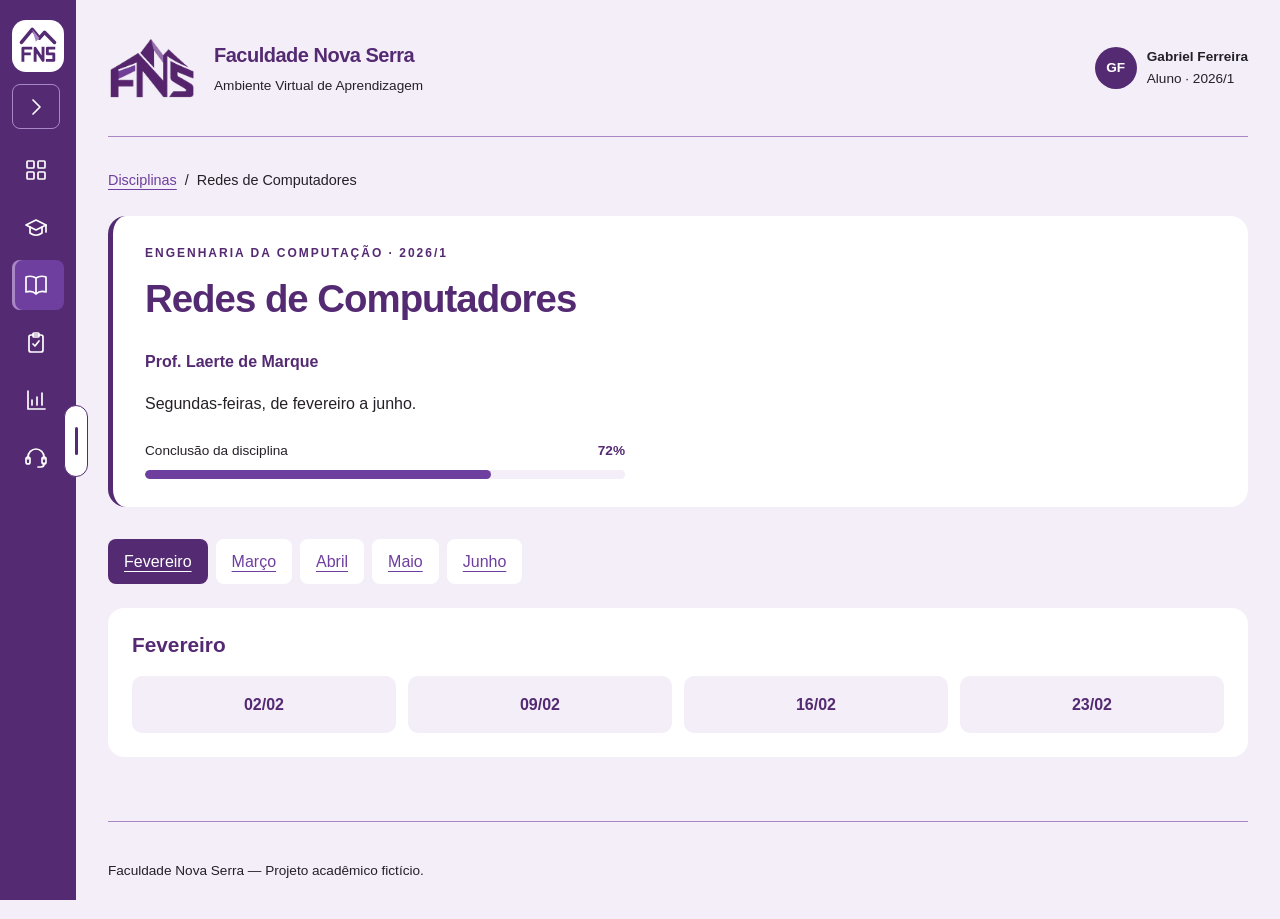
<file: redes.html>
<!DOCTYPE html>
<html lang="pt-BR">
<head>
    <meta charset="UTF-8">
    <meta name="viewport" content="width=device-width, initial-scale=1.0">
    <title>Redes de Computadores | FNS</title>
    <link rel="stylesheet" href="css/style.css">
    <script src="js/menu.js" defer></script>
    <script src="js/interacoes.js" defer></script>
    <link rel="icon" type="image/svg+xml" href="imagens/logo-fns-compacto.svg">
</head>
<body>
    <a class="pular-conteudo" href="#conteudo">Pular para o conteúdo</a>
    <header>
        <button class="menu-mobile" type="button" aria-label="Abrir menu" aria-expanded="false" aria-controls="navegacao-principal"><svg viewBox="0 0 24 24" aria-hidden="true"><path d="M4 6h16M4 12h16M4 18h16"/></svg></button>
        <img class="marca-logo" src="imagens/logo-fns.png" alt="Logo FNS: letras integradas a montanhas" width="88" height="88">
        <div>
            <p class="marca">Faculdade Nova Serra</p>
            <p class="marca-subtitulo">Ambiente Virtual de Aprendizagem</p>
        </div>
        <div class="perfil-aluno"><span class="avatar" aria-hidden="true">GF</span><div><strong>Gabriel Ferreira</strong><span>Aluno · 2026/1</span></div></div>
    </header>
    <nav id="navegacao-principal" class="menu-lateral" aria-label="Menu principal">
        <a class="menu-marca" href="index.html" aria-label="FNS - página inicial" title="Faculdade Nova Serra"><img src="imagens/logo-fns-compacto.svg" alt="" width="46" height="46"></a>
        <button class="menu-alternar" type="button" aria-expanded="false" aria-controls="menu-links" aria-label="Expandir menu" title="Expandir menu">
            <svg viewBox="0 0 24 24" aria-hidden="true" focusable="false"><path d="m9 5 7 7-7 7"/></svg>
        </button>
        <ul id="menu-links">
            <li><a href="index.html" aria-label="Painel" title="Painel"><svg viewBox="0 0 24 24" aria-hidden="true" focusable="false"><rect x="3" y="3" width="7" height="7" rx="1"/><rect x="14" y="3" width="7" height="7" rx="1"/><rect x="3" y="14" width="7" height="7" rx="1"/><rect x="14" y="14" width="7" height="7" rx="1"/></svg><span class="menu-texto">Painel</span></a></li>
            <li><a href="cursos.html" aria-label="Meu curso" title="Meu curso"><svg viewBox="0 0 24 24" aria-hidden="true" focusable="false"><path d="m2 9 10-5 10 5-10 5-10-5Z"/><path d="M6 11v6c4 3 8 3 12 0v-6M22 9v7"/></svg><span class="menu-texto">Meu curso</span></a></li>
            <li><a href="disciplina.html" aria-label="Disciplinas" title="Disciplinas" aria-current="location"><svg viewBox="0 0 24 24" aria-hidden="true" focusable="false"><path d="M12 5v16M12 5C9 3 5 3 2 4v15c3-1 7-1 10 2 3-3 7-3 10-2V4c-3-1-7-1-10 1Z"/></svg><span class="menu-texto">Disciplinas</span></a></li>
            <li><a href="tarefas.html" aria-label="Tarefas" title="Tarefas"><svg viewBox="0 0 24 24" aria-hidden="true" focusable="false"><rect x="5" y="4" width="14" height="17" rx="2"/><rect x="9" y="2" width="6" height="4" rx="1"/><path d="m9 13 2 2 4-5"/></svg><span class="menu-texto">Tarefas</span></a></li>
            <li><a href="notas.html" aria-label="Notas" title="Notas"><svg viewBox="0 0 24 24" aria-hidden="true" focusable="false"><path d="M4 3v18h17M8 17v-5M13 17V9M18 17V5"/></svg><span class="menu-texto">Notas</span></a></li>
            <li><a href="suporte.html" aria-label="Suporte" title="Suporte"><svg viewBox="0 0 24 24" aria-hidden="true" focusable="false"><path d="M4 13v-2a8 8 0 0 1 16 0v2M20 17v1a3 3 0 0 1-3 3h-3"/><rect x="2" y="11" width="4" height="7" rx="2"/><rect x="18" y="11" width="4" height="7" rx="2"/></svg><span class="menu-texto">Suporte</span></a></li>
        </ul>
        <button class="menu-puxador" type="button" aria-expanded="false" aria-controls="menu-links" aria-label="Expandir menu; arraste para a direita ou pressione Enter" title="Arraste para abrir ou fechar o menu"><span aria-hidden="true"></span></button>
    </nav>
    <div class="menu-fundo" aria-hidden="true" hidden></div>
    <main id="conteudo" tabindex="-1">
        <nav class="caminho" aria-label="Caminho da página"><ol><li><a href="disciplina.html">Disciplinas</a></li><li aria-current="page">Redes de Computadores</li></ol></nav>
        <div class="painel-abertura cabecalho-disciplina">
            <p class="sobretitulo">Engenharia da Computação &middot; 2026/1</p>
            <h1>Redes de Computadores</h1>
            <p class="professor">Prof. Laerte de Marque</p>
            <p>Segundas-feiras, de fevereiro a junho.</p>
            <div class="progresso-disciplina"><p><span>Conclusão da disciplina</span><strong>72%</strong></p><progress value="72" max="100" aria-label="Conclusão de Redes de Computadores">72%</progress></div>
        </div>
        <nav class="atalhos-meses" data-calendario aria-label="Ir para o mês"><a href="#mes-2">Fevereiro</a><a href="#mes-3">Março</a><a href="#mes-4">Abril</a><a href="#mes-5">Maio</a><a href="#mes-6">Junho</a></nav>
        <section class="mes-aulas" aria-labelledby="mes-2"><h2 id="mes-2">Fevereiro</h2><ul class="dias-aula"><li><time datetime="2026-02-02">02/02</time></li><li><time datetime="2026-02-09">09/02</time></li><li><time datetime="2026-02-16">16/02</time></li><li><time datetime="2026-02-23">23/02</time></li></ul></section>
        <section class="mes-aulas" aria-labelledby="mes-3"><h2 id="mes-3">Março</h2><ul class="dias-aula"><li><time datetime="2026-03-02">02/03</time></li><li><time datetime="2026-03-09">09/03</time></li><li><time datetime="2026-03-16">16/03</time></li><li><time datetime="2026-03-23">23/03</time></li><li><time datetime="2026-03-30">30/03</time></li></ul></section>
        <section class="mes-aulas" aria-labelledby="mes-4"><h2 id="mes-4">Abril</h2><ul class="dias-aula"><li><time datetime="2026-04-06">06/04</time></li><li><time datetime="2026-04-13">13/04</time></li><li><time datetime="2026-04-20">20/04</time></li><li><time datetime="2026-04-27">27/04</time></li></ul></section>
        <section class="mes-aulas" aria-labelledby="mes-5"><h2 id="mes-5">Maio</h2><ul class="dias-aula"><li><time datetime="2026-05-04">04/05</time></li><li><time datetime="2026-05-11">11/05</time></li><li><time datetime="2026-05-18">18/05</time></li><li><time datetime="2026-05-25">25/05</time></li></ul></section>
        <section class="mes-aulas" aria-labelledby="mes-6"><h2 id="mes-6">Junho</h2><ul class="dias-aula"><li><time datetime="2026-06-01">01/06</time></li><li><time datetime="2026-06-08">08/06</time></li><li><time datetime="2026-06-15">15/06</time></li><li><time datetime="2026-06-22">22/06</time></li><li><time datetime="2026-06-29">29/06</time></li></ul></section>
        <p id="mensagem-interacao" class="mensagem-interacao" role="status" aria-live="polite" aria-atomic="true"></p>
    </main>
    <footer><p>Faculdade Nova Serra — Projeto acadêmico fictício.</p></footer>
</body>
</html>
</file>
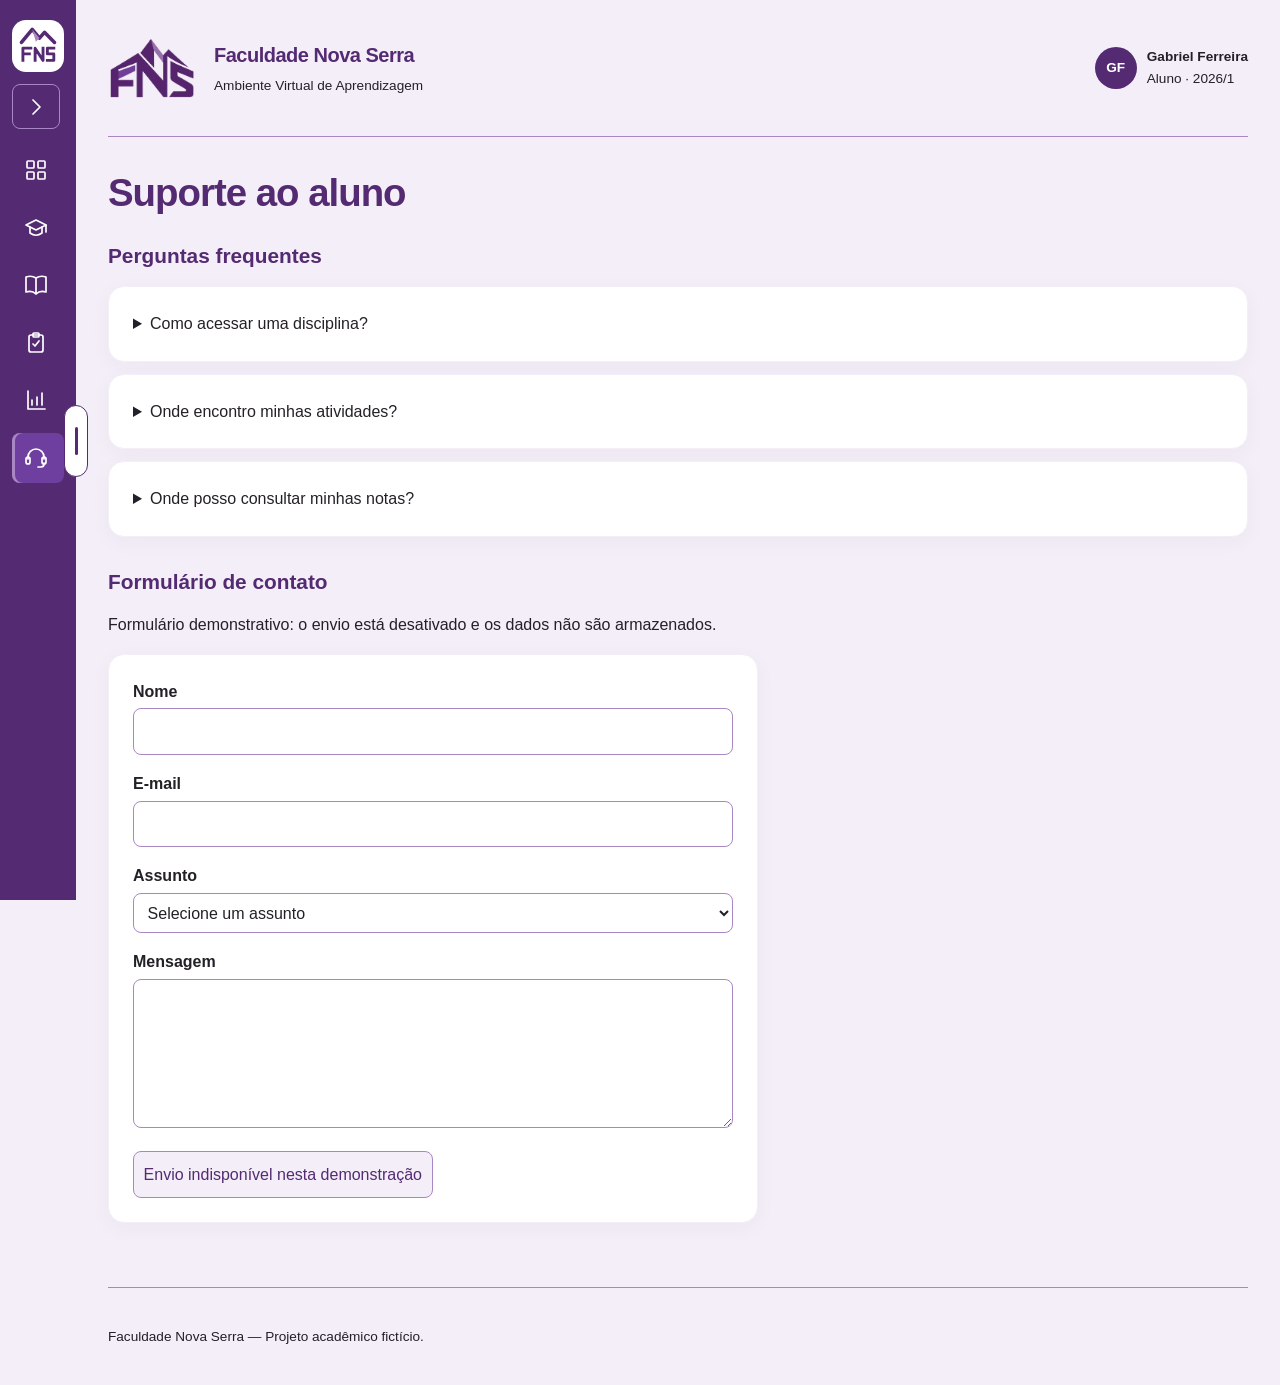
<file: suporte.html>
<!DOCTYPE html>
<html lang="pt-BR">
<head>
    <meta charset="UTF-8">
    <meta name="viewport" content="width=device-width, initial-scale=1.0">
    <title>Suporte | FNS</title>
    <link rel="stylesheet" href="css/style.css">
    <script src="js/menu.js" defer></script>
    <script src="js/interacoes.js" defer></script>
    <link rel="icon" type="image/svg+xml" href="imagens/logo-fns-compacto.svg">
</head>
<body>
    <a class="pular-conteudo" href="#conteudo">Pular para o conteúdo</a>
    <header>
        <button class="menu-mobile" type="button" aria-label="Abrir menu" aria-expanded="false" aria-controls="navegacao-principal"><svg viewBox="0 0 24 24" aria-hidden="true"><path d="M4 6h16M4 12h16M4 18h16"/></svg></button>
        <img class="marca-logo" src="imagens/logo-fns.png" alt="Logo FNS: letras integradas a montanhas" width="88" height="88">
        <div>
            <p class="marca">Faculdade Nova Serra</p>
            <p class="marca-subtitulo">Ambiente Virtual de Aprendizagem</p>
        </div>
        <div class="perfil-aluno"><span class="avatar" aria-hidden="true">GF</span><div><strong>Gabriel Ferreira</strong><span>Aluno · 2026/1</span></div></div>
    </header>
    <nav id="navegacao-principal" class="menu-lateral" aria-label="Menu principal">
        <a class="menu-marca" href="index.html" aria-label="FNS - página inicial" title="Faculdade Nova Serra"><img src="imagens/logo-fns-compacto.svg" alt="" width="46" height="46"></a>
        <button class="menu-alternar" type="button" aria-expanded="false" aria-controls="menu-links" aria-label="Expandir menu" title="Expandir menu">
            <svg viewBox="0 0 24 24" aria-hidden="true" focusable="false"><path d="m9 5 7 7-7 7"/></svg>
        </button>
        <ul id="menu-links">
            <li><a href="index.html" aria-label="Painel" title="Painel"><svg viewBox="0 0 24 24" aria-hidden="true" focusable="false"><rect x="3" y="3" width="7" height="7" rx="1"/><rect x="14" y="3" width="7" height="7" rx="1"/><rect x="3" y="14" width="7" height="7" rx="1"/><rect x="14" y="14" width="7" height="7" rx="1"/></svg><span class="menu-texto">Painel</span></a></li>
            <li><a href="cursos.html" aria-label="Meu curso" title="Meu curso"><svg viewBox="0 0 24 24" aria-hidden="true" focusable="false"><path d="m2 9 10-5 10 5-10 5-10-5Z"/><path d="M6 11v6c4 3 8 3 12 0v-6M22 9v7"/></svg><span class="menu-texto">Meu curso</span></a></li>
            <li><a href="disciplina.html" aria-label="Disciplinas" title="Disciplinas"><svg viewBox="0 0 24 24" aria-hidden="true" focusable="false"><path d="M12 5v16M12 5C9 3 5 3 2 4v15c3-1 7-1 10 2 3-3 7-3 10-2V4c-3-1-7-1-10 1Z"/></svg><span class="menu-texto">Disciplinas</span></a></li>
            <li><a href="tarefas.html" aria-label="Tarefas" title="Tarefas"><svg viewBox="0 0 24 24" aria-hidden="true" focusable="false"><rect x="5" y="4" width="14" height="17" rx="2"/><rect x="9" y="2" width="6" height="4" rx="1"/><path d="m9 13 2 2 4-5"/></svg><span class="menu-texto">Tarefas</span></a></li>
            <li><a href="notas.html" aria-label="Notas" title="Notas"><svg viewBox="0 0 24 24" aria-hidden="true" focusable="false"><path d="M4 3v18h17M8 17v-5M13 17V9M18 17V5"/></svg><span class="menu-texto">Notas</span></a></li>
            <li><a href="suporte.html" aria-label="Suporte" title="Suporte" aria-current="page"><svg viewBox="0 0 24 24" aria-hidden="true" focusable="false"><path d="M4 13v-2a8 8 0 0 1 16 0v2M20 17v1a3 3 0 0 1-3 3h-3"/><rect x="2" y="11" width="4" height="7" rx="2"/><rect x="18" y="11" width="4" height="7" rx="2"/></svg><span class="menu-texto">Suporte</span></a></li>
        </ul>
        <button class="menu-puxador" type="button" aria-expanded="false" aria-controls="menu-links" aria-label="Expandir menu; arraste para a direita ou pressione Enter" title="Arraste para abrir ou fechar o menu"><span aria-hidden="true"></span></button>
    </nav>
    <div class="menu-fundo" aria-hidden="true" hidden></div>
    <main id="conteudo" tabindex="-1">
        <h1>Suporte ao aluno</h1>
        <section aria-labelledby="faq-titulo">
            <h2 id="faq-titulo">Perguntas frequentes</h2>
            <details>
                <summary>Como acessar uma disciplina?</summary>
                <p>Acesse <a href="disciplina.html">Disciplinas</a> e selecione a disciplina desejada para ver os dias de aula.</p>
            </details>
            <details>
                <summary>Onde encontro minhas atividades?</summary>
                <p>Na página <a href="tarefas.html">Tarefas</a>, organizada por disciplina.</p>
            </details>
            <details>
                <summary>Onde posso consultar minhas notas?</summary>
                <p>Acesse a página <a href="notas.html">Notas</a> pelo menu principal.</p>
            </details>
        </section>
        <section aria-labelledby="contato-titulo">
            <h2 id="contato-titulo">Formulário de contato</h2>
            <p id="aviso-formulario">Formulário demonstrativo: o envio está desativado e os dados não são armazenados.</p>
            <form aria-labelledby="contato-titulo" aria-describedby="aviso-formulario">
                <div class="campo">
                    <label for="nome">Nome</label>
                    <input type="text" id="nome" name="nome" autocomplete="name" required>
                </div>
                <div class="campo">
                    <label for="email">E-mail</label>
                    <input type="email" id="email" name="email" autocomplete="email" required>
                </div>
                <div class="campo">
                    <label for="assunto">Assunto</label>
                    <select id="assunto" name="assunto" required>
                        <option value="">Selecione um assunto</option>
                        <option value="disciplinas">Disciplinas</option>
                        <option value="tarefas">Tarefas</option>
                        <option value="notas">Notas</option>
                        <option value="outros">Outros</option>
                    </select>
                </div>
                <div class="campo">
                    <label for="mensagem">Mensagem</label>
                    <textarea id="mensagem" name="mensagem" rows="5" required></textarea>
                </div>
                <button type="submit" disabled>Envio indisponível nesta demonstração</button>
            </form>
        </section>
        <p id="mensagem-interacao" class="mensagem-interacao" role="status" aria-live="polite" aria-atomic="true"></p>
    </main>
    <footer><p>Faculdade Nova Serra — Projeto acadêmico fictício.</p></footer>
</body>
</html>
</file>
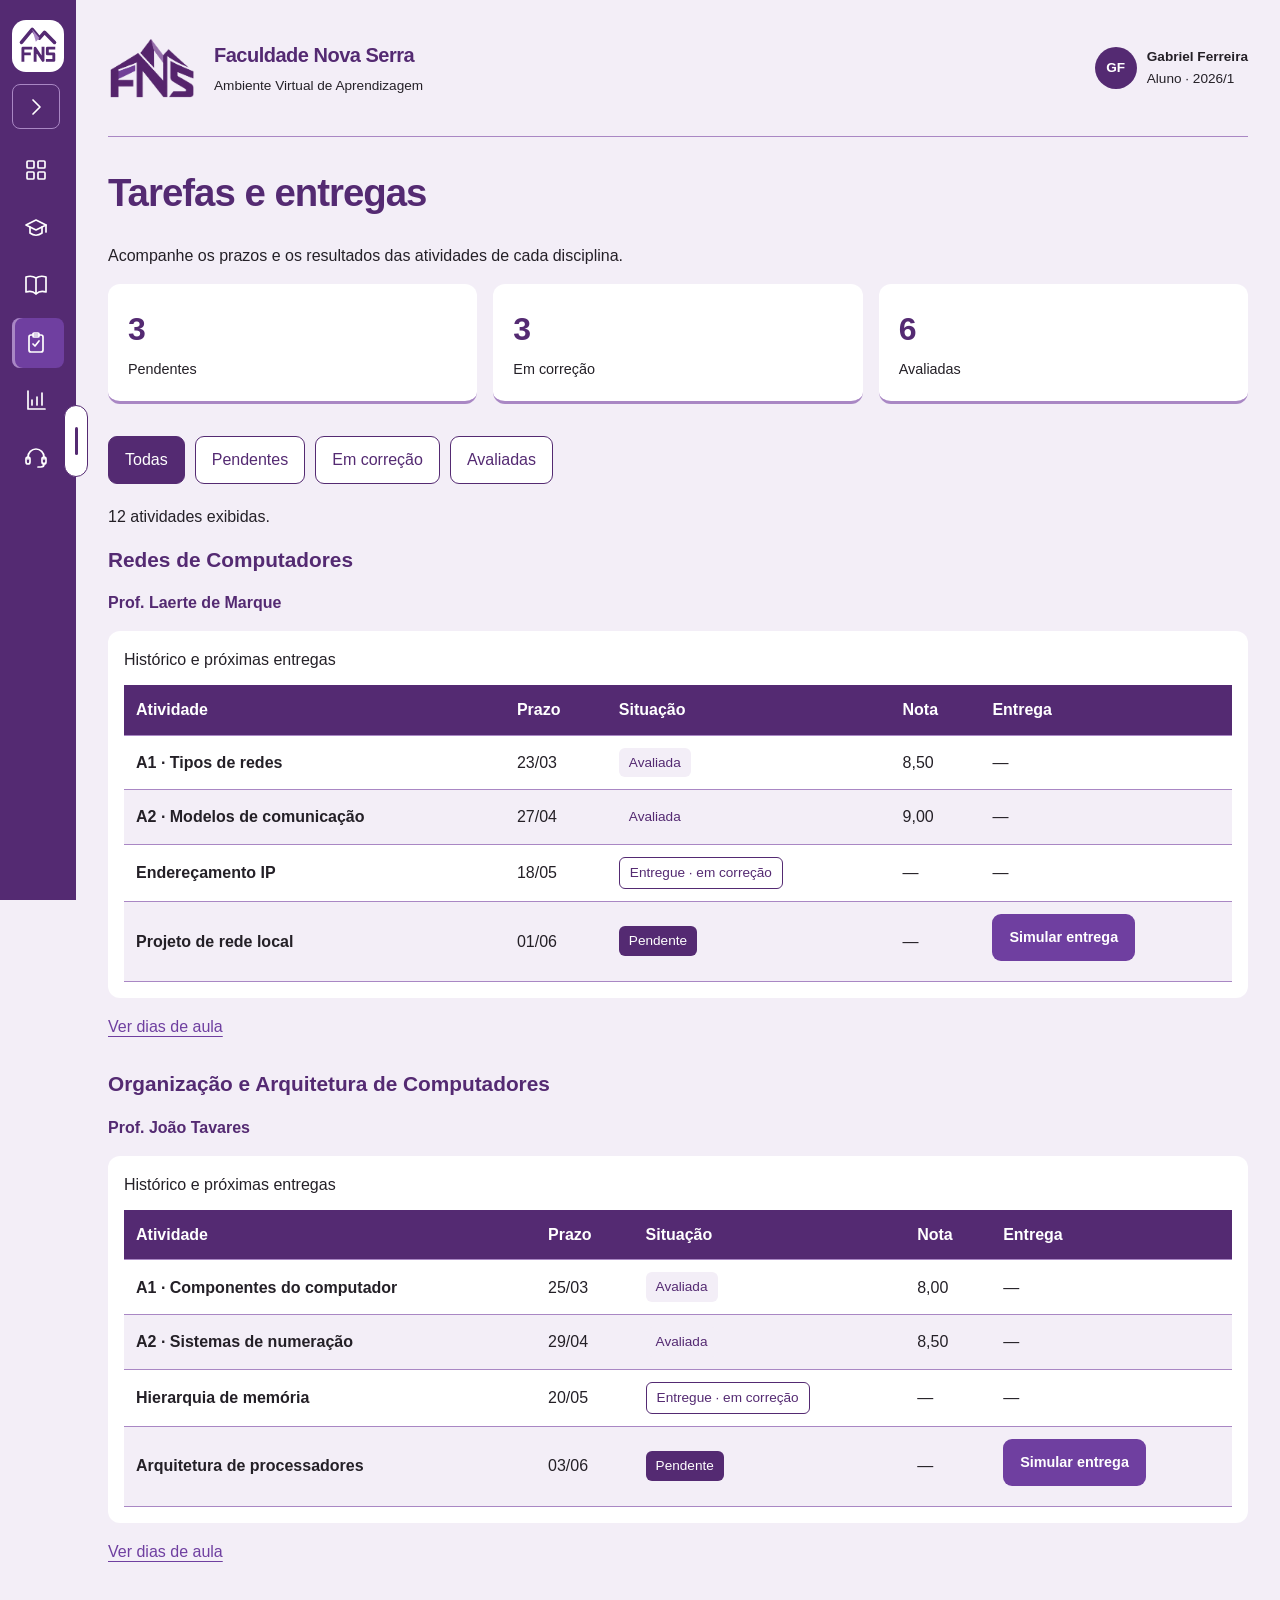
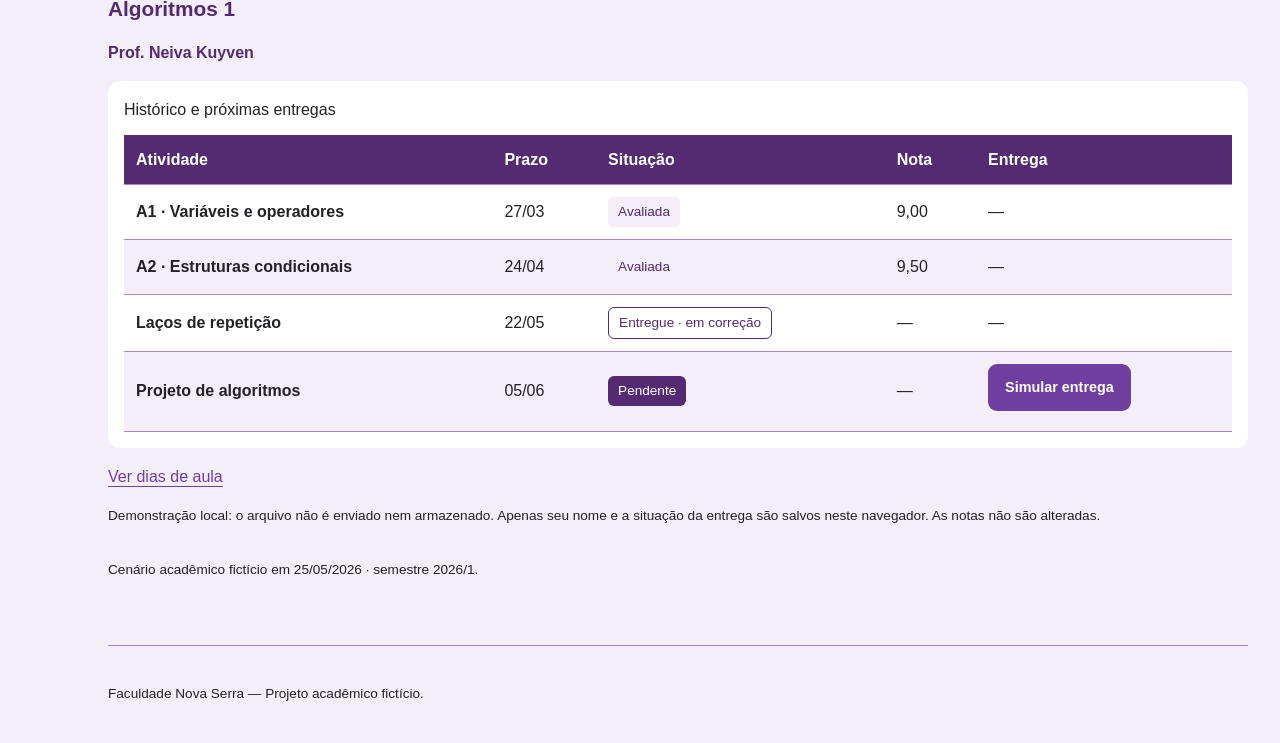
<file: tarefas.html>
<!DOCTYPE html>
<html lang="pt-BR">
<head>
    <meta charset="UTF-8">
    <meta name="viewport" content="width=device-width, initial-scale=1.0">
    <title>Tarefas | FNS</title>
    <link rel="stylesheet" href="css/style.css">
    <script src="js/menu.js" defer></script>
    <script src="js/interacoes.js" defer></script>
    <link rel="icon" type="image/svg+xml" href="imagens/logo-fns-compacto.svg">
</head>
<body>
    <a class="pular-conteudo" href="#conteudo">Pular para o conteúdo</a>
    <header>
        <button class="menu-mobile" type="button" aria-label="Abrir menu" aria-expanded="false" aria-controls="navegacao-principal"><svg viewBox="0 0 24 24" aria-hidden="true"><path d="M4 6h16M4 12h16M4 18h16"/></svg></button>
        <img class="marca-logo" src="imagens/logo-fns.png" alt="Logo FNS: letras integradas a montanhas" width="88" height="88">
        <div>
            <p class="marca">Faculdade Nova Serra</p>
            <p class="marca-subtitulo">Ambiente Virtual de Aprendizagem</p>
        </div>
        <div class="perfil-aluno"><span class="avatar" aria-hidden="true">GF</span><div><strong>Gabriel Ferreira</strong><span>Aluno · 2026/1</span></div></div>
    </header>
    <nav id="navegacao-principal" class="menu-lateral" aria-label="Menu principal">
        <a class="menu-marca" href="index.html" aria-label="FNS - página inicial" title="Faculdade Nova Serra"><img src="imagens/logo-fns-compacto.svg" alt="" width="46" height="46"></a>
        <button class="menu-alternar" type="button" aria-expanded="false" aria-controls="menu-links" aria-label="Expandir menu" title="Expandir menu">
            <svg viewBox="0 0 24 24" aria-hidden="true" focusable="false"><path d="m9 5 7 7-7 7"/></svg>
        </button>
        <ul id="menu-links">
            <li><a href="index.html" aria-label="Painel" title="Painel"><svg viewBox="0 0 24 24" aria-hidden="true" focusable="false"><rect x="3" y="3" width="7" height="7" rx="1"/><rect x="14" y="3" width="7" height="7" rx="1"/><rect x="3" y="14" width="7" height="7" rx="1"/><rect x="14" y="14" width="7" height="7" rx="1"/></svg><span class="menu-texto">Painel</span></a></li>
            <li><a href="cursos.html" aria-label="Meu curso" title="Meu curso"><svg viewBox="0 0 24 24" aria-hidden="true" focusable="false"><path d="m2 9 10-5 10 5-10 5-10-5Z"/><path d="M6 11v6c4 3 8 3 12 0v-6M22 9v7"/></svg><span class="menu-texto">Meu curso</span></a></li>
            <li><a href="disciplina.html" aria-label="Disciplinas" title="Disciplinas"><svg viewBox="0 0 24 24" aria-hidden="true" focusable="false"><path d="M12 5v16M12 5C9 3 5 3 2 4v15c3-1 7-1 10 2 3-3 7-3 10-2V4c-3-1-7-1-10 1Z"/></svg><span class="menu-texto">Disciplinas</span></a></li>
            <li><a href="tarefas.html" aria-label="Tarefas" title="Tarefas" aria-current="page"><svg viewBox="0 0 24 24" aria-hidden="true" focusable="false"><rect x="5" y="4" width="14" height="17" rx="2"/><rect x="9" y="2" width="6" height="4" rx="1"/><path d="m9 13 2 2 4-5"/></svg><span class="menu-texto">Tarefas</span></a></li>
            <li><a href="notas.html" aria-label="Notas" title="Notas"><svg viewBox="0 0 24 24" aria-hidden="true" focusable="false"><path d="M4 3v18h17M8 17v-5M13 17V9M18 17V5"/></svg><span class="menu-texto">Notas</span></a></li>
            <li><a href="suporte.html" aria-label="Suporte" title="Suporte"><svg viewBox="0 0 24 24" aria-hidden="true" focusable="false"><path d="M4 13v-2a8 8 0 0 1 16 0v2M20 17v1a3 3 0 0 1-3 3h-3"/><rect x="2" y="11" width="4" height="7" rx="2"/><rect x="18" y="11" width="4" height="7" rx="2"/></svg><span class="menu-texto">Suporte</span></a></li>
        </ul>
        <button class="menu-puxador" type="button" aria-expanded="false" aria-controls="menu-links" aria-label="Expandir menu; arraste para a direita ou pressione Enter" title="Arraste para abrir ou fechar o menu"><span aria-hidden="true"></span></button>
    </nav>
    <div class="menu-fundo" aria-hidden="true" hidden></div>
    <main id="conteudo" tabindex="-1">
        <h1>Tarefas e entregas</h1>
        <p>Acompanhe os prazos e os resultados das atividades de cada disciplina.</p>
        <div class="indicadores"><div><strong data-contagem="pendente">3</strong><span>Pendentes</span></div><div><strong data-contagem="entregue">3</strong><span>Em correção</span></div><div><strong data-contagem="avaliada">6</strong><span>Avaliadas</span></div></div>
        <div class="filtros-tarefas" role="group" aria-label="Filtrar tarefas por situação" hidden>
            <button type="button" class="filtro" data-filtro="todas" aria-pressed="true">Todas</button>
            <button type="button" class="filtro" data-filtro="pendente" aria-pressed="false">Pendentes</button>
            <button type="button" class="filtro" data-filtro="entregue" aria-pressed="false">Em correção</button>
            <button type="button" class="filtro" data-filtro="avaliada" aria-pressed="false">Avaliadas</button>
        </div>
        <p id="resultado-filtro" role="status" aria-live="polite"></p>
        <p id="tarefas-vazias" class="estado-vazio" hidden></p>
        <section class="lista-tarefas" id="tarefa-redes" aria-labelledby="titulo-redes"><h2 id="titulo-redes">Redes de Computadores</h2><p class="professor">Prof. Laerte de Marque</p><div class="tabela" tabindex="0" role="region" aria-label="Atividades de Redes de Computadores"><table><caption>Histórico e próximas entregas</caption><thead><tr><th scope="col">Atividade</th><th scope="col">Prazo</th><th scope="col">Situação</th><th scope="col">Nota</th><th scope="col">Entrega</th></tr></thead><tbody><tr data-situacao="avaliada"><th scope="row">A1 · Tipos de redes</th><td><time datetime="2026-03-23">23/03</time></td><td><span class="status status-avaliada">Avaliada</span></td><td>8,50</td><td>—</td></tr><tr data-situacao="avaliada"><th scope="row">A2 · Modelos de comunicação</th><td><time datetime="2026-04-27">27/04</time></td><td><span class="status status-avaliada">Avaliada</span></td><td>9,00</td><td>—</td></tr><tr data-situacao="entregue"><th scope="row">Endereçamento IP</th><td><time datetime="2026-05-18">18/05</time></td><td><span class="status status-entregue">Entregue · em correção</span></td><td>—</td><td>—</td></tr><tr data-situacao="pendente" data-entrega="redes"><th scope="row">Projeto de rede local</th><td><time datetime="2026-06-01">01/06</time></td><td><span class="status status-pendente">Pendente</span></td><td>—</td><td><button class="botao botao-entrega" type="button" data-enviar="redes" hidden>Simular entrega</button><small class="arquivo-entregue" data-arquivo="redes"></small></td></tr></tbody></table></div><p><a href="redes.html">Ver dias de aula</a></p></section>
<section class="lista-tarefas" id="tarefa-arquitetura" aria-labelledby="titulo-arquitetura"><h2 id="titulo-arquitetura">Organização e Arquitetura de Computadores</h2><p class="professor">Prof. João Tavares</p><div class="tabela" tabindex="0" role="region" aria-label="Atividades de Organização e Arquitetura de Computadores"><table><caption>Histórico e próximas entregas</caption><thead><tr><th scope="col">Atividade</th><th scope="col">Prazo</th><th scope="col">Situação</th><th scope="col">Nota</th><th scope="col">Entrega</th></tr></thead><tbody><tr data-situacao="avaliada"><th scope="row">A1 · Componentes do computador</th><td><time datetime="2026-03-25">25/03</time></td><td><span class="status status-avaliada">Avaliada</span></td><td>8,00</td><td>—</td></tr><tr data-situacao="avaliada"><th scope="row">A2 · Sistemas de numeração</th><td><time datetime="2026-04-29">29/04</time></td><td><span class="status status-avaliada">Avaliada</span></td><td>8,50</td><td>—</td></tr><tr data-situacao="entregue"><th scope="row">Hierarquia de memória</th><td><time datetime="2026-05-20">20/05</time></td><td><span class="status status-entregue">Entregue · em correção</span></td><td>—</td><td>—</td></tr><tr data-situacao="pendente" data-entrega="arquitetura"><th scope="row">Arquitetura de processadores</th><td><time datetime="2026-06-03">03/06</time></td><td><span class="status status-pendente">Pendente</span></td><td>—</td><td><button class="botao botao-entrega" type="button" data-enviar="arquitetura" hidden>Simular entrega</button><small class="arquivo-entregue" data-arquivo="arquitetura"></small></td></tr></tbody></table></div><p><a href="organizacao.html">Ver dias de aula</a></p></section>
<section class="lista-tarefas" id="tarefa-algoritmos" aria-labelledby="titulo-algoritmos"><h2 id="titulo-algoritmos">Algoritmos 1</h2><p class="professor">Prof. Neiva Kuyven</p><div class="tabela" tabindex="0" role="region" aria-label="Atividades de Algoritmos 1"><table><caption>Histórico e próximas entregas</caption><thead><tr><th scope="col">Atividade</th><th scope="col">Prazo</th><th scope="col">Situação</th><th scope="col">Nota</th><th scope="col">Entrega</th></tr></thead><tbody><tr data-situacao="avaliada"><th scope="row">A1 · Variáveis e operadores</th><td><time datetime="2026-03-27">27/03</time></td><td><span class="status status-avaliada">Avaliada</span></td><td>9,00</td><td>—</td></tr><tr data-situacao="avaliada"><th scope="row">A2 · Estruturas condicionais</th><td><time datetime="2026-04-24">24/04</time></td><td><span class="status status-avaliada">Avaliada</span></td><td>9,50</td><td>—</td></tr><tr data-situacao="entregue"><th scope="row">Laços de repetição</th><td><time datetime="2026-05-22">22/05</time></td><td><span class="status status-entregue">Entregue · em correção</span></td><td>—</td><td>—</td></tr><tr data-situacao="pendente" data-entrega="algoritmos"><th scope="row">Projeto de algoritmos</th><td><time datetime="2026-06-05">05/06</time></td><td><span class="status status-pendente">Pendente</span></td><td>—</td><td><button class="botao botao-entrega" type="button" data-enviar="algoritmos" hidden>Simular entrega</button><small class="arquivo-entregue" data-arquivo="algoritmos"></small></td></tr></tbody></table></div><p><a href="algoritmos.html">Ver dias de aula</a></p></section>
        <p class="texto-apoio">Demonstração local: o arquivo não é enviado nem armazenado. Apenas seu nome e a situação da entrega são salvos neste navegador. As notas não são alteradas.</p><p class="nota-demonstracao">Cenário acadêmico fictício em 25/05/2026 · semestre 2026/1.</p>
        <p id="mensagem-interacao" class="mensagem-interacao" role="status" aria-live="polite" aria-atomic="true"></p>
        <dialog id="dialogo-entrega" aria-labelledby="entrega-titulo" aria-describedby="entrega-explicacao">
            <form id="form-entrega">
                <h2 id="entrega-titulo">Simular entrega</h2>
                <p id="entrega-atividade"></p>
                <p id="entrega-explicacao">Escolha um arquivo para esta demonstração. Nenhum arquivo será enviado: apenas o nome será registrado neste navegador.</p>
                <label for="arquivo-entrega">Arquivo da atividade</label>
                <input id="arquivo-entrega" type="file" required>
                <div class="acoes-dialogo"><button type="button" class="botao-secundario" id="cancelar-entrega">Cancelar</button><button type="submit" class="botao">Registrar entrega simulada</button></div>
            </form>
        </dialog>
    </main>
    <footer><p>Faculdade Nova Serra — Projeto acadêmico fictício.</p></footer>
</body>
</html>
</file>
<file: css/style.css>
* {
    box-sizing: border-box;
}
[hidden] { display: none !important; }

body {
    margin: 0;
    font-family: "Segoe UI", Arial, sans-serif;
    line-height: 1.6;
}

:root {
    --principal: #542A72;
    --destaque: #6F3FA0;
    --secundaria: #A987C4;
    --fundo: #F3EEF7;
    --texto: #242027;
    --superficie: #FFFFFF;
    --menu-fechado: 76px;
    --menu-aberto: 240px;
}

body {
    background: var(--fundo);
    color: var(--texto);
    padding-left: var(--menu-fechado);
    transition: padding-left 200ms ease;
}

body.menu-aberto {
    padding-left: var(--menu-aberto);
}

header, main, footer {
    width: min(100% - 4rem, 1180px);
    margin-inline: auto;
}

header, footer {
    padding-block: 1.5rem;
}

header { display: flex; flex-wrap: wrap; align-items: center; gap: 18px; border-bottom: 1px solid var(--secundaria); }
header p { margin: 0; }
.marca { font-size: 1.25rem; font-weight: 750; color: var(--principal); letter-spacing: -0.5px; }
.marca-logo { width: 88px; height: 88px; object-fit: contain; flex-shrink: 0; transform: scale(1.35); }
.marca-subtitulo { font-size: 0.85rem; margin-top: 4px; }

.menu-lateral {
    position: fixed;
    inset: 0 auto 0 0;
    z-index: 10;
    width: var(--menu-fechado);
    height: 100dvh;
    background: var(--principal);
    color: var(--superficie);
    border-right: 0;
    transition: width 200ms ease;
    display: flex;
    flex-direction: column;
    padding: 20px 12px;
}

.menu-aberto .menu-lateral { width: var(--menu-aberto); }

.menu-marca {
    overflow: hidden;
    display: grid;
    place-items: center;
    align-self: flex-start;
    width: 52px;
    height: 52px;
    border-radius: 14px;
    background: var(--superficie);
    color: inherit;
    text-decoration: none;
    font-size: 1.1rem;
    font-weight: bold;
    text-align: center;
    padding: 3px;
}
.menu-marca img { display: block; width: 46px; height: 46px; object-fit: contain; }

.menu-alternar {
    display: grid;
    place-items: center;
    align-self: flex-start;
    width: 48px;
    min-height: 44px;
    margin-block: 12px;
    border: 1px solid var(--secundaria);
    border-radius: 8px;
    background: transparent;
    color: inherit;
    cursor: pointer;
}

.menu-lateral svg {
    width: 24px;
    height: 24px;
    flex-shrink: 0;
    fill: none;
    stroke: currentColor;
    stroke-width: 1.7;
    stroke-linecap: round;
    stroke-linejoin: round;
}

.menu-alternar svg { transition: transform 200ms ease; }
.menu-aberto .menu-alternar svg { transform: rotate(180deg); }

.menu-lateral ul {
    display: flex;
    flex-direction: column;
    gap: 8px;
    list-style: none;
    padding: 4px 0;
    margin: 0;
    overflow-y: auto;
    overflow-x: hidden;
    min-height: 0;
}

.menu-lateral li { flex-shrink: 0; }

.menu-lateral li a {
    display: flex;
    align-items: center;
    gap: 14px;
    min-height: 48px;
    padding: 12px;
    color: inherit;
    border-radius: 8px;
    text-decoration: none;
    white-space: nowrap;
    overflow: hidden;
}

.menu-lateral li a:hover { background: var(--destaque); }
.menu-alternar:hover { background: var(--destaque); }
.menu-lateral a[aria-current] {
    font-weight: bold;
    background: var(--destaque);
    box-shadow: inset 3px 0 var(--secundaria);
}

.menu-texto {
    opacity: 0;
    visibility: hidden;
    transition: opacity 150ms ease;
}

.menu-aberto .menu-texto { opacity: 1; visibility: visible; }
.menu-lateral a:focus-visible { outline-offset: -3px; }

.menu-puxador {
    position: absolute;
    top: 45%;
    right: -12px;
    width: 24px;
    height: 72px;
    padding: 0;
    display: grid;
    place-items: center;
    border: 1px solid;
    border-radius: 12px;
    background: var(--superficie);
    color: var(--principal);
    cursor: ew-resize;
    touch-action: none;
}

.menu-puxador span { height: 28px; border-left: 3px solid; border-radius: 3px; }

main {
    padding-block: 2rem 3rem;
}

h1, h2, h3 { line-height: 1.25; }
h1, h2, h3, .progresso-disciplina { overflow-wrap: anywhere; }
h1 { font-size: clamp(1.75rem, 3vw, 2.5rem); letter-spacing: -1px; margin-top: 0; color: var(--principal); }
h2 { font-size: 1.3rem; color: var(--principal); }
h3 { font-size: 1.1rem; }
main a { color: var(--destaque); text-underline-offset: 4px; }
main a:hover { color: var(--principal); }

section + section {
    margin-top: 2rem;
}

.grade {
    display: grid;
    grid-template-columns: repeat(3, minmax(0, 1fr));
    gap: 1.25rem;
}

article, form, details {
    background: var(--superficie);
    border: 1px solid var(--fundo);
    border-radius: 16px;
    padding: 1.5rem;
    box-shadow: 0 5px 20px rgb(84 42 114 / 4%);
}

.grade article { display: flex; flex-direction: column; border-top: 4px solid var(--secundaria); }
.grade article p { margin-top: 0; }
.grade article > a:last-child { margin-top: auto; }
.professor { color: var(--principal); font-weight: 600; }
.progresso-disciplina { margin-block: 8px 24px; }
.progresso-disciplina p { display: flex; justify-content: space-between; gap: 12px; font-size: 0.85rem; margin: 0 0 8px; }
.progresso-disciplina strong { color: var(--principal); }
.progresso-disciplina progress { display: block; width: 100%; height: 9px; border: 0; border-radius: 20px; overflow: hidden; appearance: none; background: var(--fundo); accent-color: var(--destaque); }
.progresso-disciplina progress::-webkit-progress-bar { background: var(--fundo); border-radius: 20px; }
.progresso-disciplina progress::-webkit-progress-value { background: var(--destaque); border-radius: 20px; }
.progresso-disciplina progress::-moz-progress-bar { background: var(--destaque); border-radius: 20px; }
.voltar-disciplinas { display: inline-block; margin-bottom: 24px; }
.cabecalho-disciplina .progresso-disciplina { max-width: 480px; margin-top: 24px; margin-bottom: 0; }
.mes-aulas { background: var(--superficie); padding: 24px; border-radius: 16px; }
.mes-aulas h2 { margin-top: 0; }
.dias-aula { display: grid; grid-template-columns: repeat(auto-fit, minmax(80px, 1fr)); gap: 12px; padding: 0; margin: 0; list-style: none; }
.dias-aula time { display: block; padding: 16px 8px; border-radius: 10px; background: var(--fundo); color: var(--principal); text-align: center; font-weight: 650; font-variant-numeric: tabular-nums; }
.botao, .grade article > a:last-child {
    border: 1px solid transparent;
    cursor: pointer;
    display: inline-flex;
    align-items: center;
    justify-content: center;
    min-height: 44px;
    padding: 11px 16px;
    border-radius: 9px;
    background: var(--destaque);
    color: var(--superficie);
    text-decoration: none;
    font-size: 0.9rem;
    font-weight: 600;
}
.botao:hover, .grade article > a:last-child:hover { background: var(--principal); color: var(--superficie); }
.curso-simbolo { display: flex; align-items: center; justify-content: center; width: 48px; height: 48px; background: var(--fundo); color: var(--principal); border-radius: 12px; margin-bottom: 24px; }
.curso-simbolo svg { width: 26px; height: 26px; fill: none; stroke: currentColor; stroke-width: 1.6; stroke-linecap: round; stroke-linejoin: round; }
.painel-abertura { background: var(--superficie); border-radius: 18px; padding: 28px 32px; margin-bottom: 32px; border-left: 5px solid var(--principal); }
.painel-abertura p:last-child { margin-bottom: 0; }
.sobretitulo { color: var(--principal); font-size: 0.75rem; font-weight: 700; letter-spacing: 2px; text-transform: uppercase; margin-top: 0; }
.painel-resumo { display: grid; grid-template-columns: 2fr 1fr; gap: 24px; margin-top: 32px; }
.painel-resumo > section { margin: 0; background: var(--superficie); padding: 24px; border-radius: 16px; }
.painel-resumo > section:first-child { grid-row: span 2; }
.painel-resumo ul { padding-left: 20px; }
.painel-resumo li { padding-block: 12px; }

article h3 {
    margin-top: 0;
}

details + details {
    margin-top: 0.75rem;
}

summary {
    cursor: pointer;
}

form {
    max-width: 650px;
}

.campo {
    margin-bottom: 1rem;
}

label {
    display: block;
    font-weight: bold;
    margin-bottom: 0.25rem;
}

input, select, textarea, button {
    font: inherit;
    padding: 0.6rem;
}

input, select, textarea {
    width: 100%;
    background: var(--superficie);
    color: var(--texto);
    border: 1px solid var(--secundaria);
    border-radius: 8px;
}
button:disabled { background: var(--fundo); color: var(--principal); border: 1px solid var(--secundaria); border-radius: 8px; cursor: not-allowed; }

textarea {
    resize: vertical;
}

.tabela {
    overflow-x: auto;
    background: var(--superficie);
    border-radius: 12px;
    padding: 16px;
}

table {
    width: 100%;
    border-collapse: collapse;
}

caption {
    text-align: left;
    margin-bottom: 0.75rem;
}

th, td {
    border-bottom: 1px solid var(--secundaria);
    padding: 0.75rem;
    text-align: left;
}

:focus-visible {
    outline: 3px solid var(--principal);
    outline-offset: 4px;
}
.menu-lateral :focus-visible { outline-color: var(--superficie); }
.menu-lateral .menu-puxador:focus-visible, .menu-lateral .menu-marca:focus-visible { outline-color: var(--principal); box-shadow: 0 0 0 5px var(--superficie); }
.sr-only { position: absolute; width: 1px; height: 1px; padding: 0; overflow: hidden; clip-path: inset(50%); white-space: nowrap; }
.pular-conteudo { position: fixed; top: 8px; left: 8px; z-index: 30; padding: 12px 20px; background: var(--superficie); color: var(--principal); transform: translateY(-160%); border-radius: 8px; }
.pular-conteudo:focus { transform: translateY(0); }
.perfil-aluno { margin-left: auto; display: flex; align-items: center; gap: 10px; font-size: 0.85rem; }
.perfil-aluno strong, .perfil-aluno span:not(.avatar) { display: block; }
.avatar { display: grid; place-items: center; width: 42px; height: 42px; flex-shrink: 0; border-radius: 50%; color: var(--superficie); background: var(--principal); font-weight: 700; }
.indicadores { display: grid; grid-template-columns: repeat(3, minmax(0, 1fr)); gap: 16px; margin-bottom: 32px; }
.indicadores > div { background: var(--superficie); padding: 20px; border-radius: 12px; border-bottom: 3px solid var(--secundaria); }
.indicadores strong, .numero-destaque { display: block; font-size: 2rem; color: var(--principal); font-weight: 750; margin: 0; }
.indicadores span { font-size: 0.9rem; }
.dados-curso { display: grid; grid-template-columns: repeat(2, minmax(0, 1fr)); gap: 20px; margin-block: 24px; }
.dados-curso dt { font-size: 0.85rem; }
.dados-curso dd { margin: 4px 0 0; font-weight: 600; }
.texto-apoio, .nota-demonstracao { font-size: 0.85rem; }
.nota-demonstracao { margin-top: 32px; }
.recursos { padding: 24px; background: var(--superficie); border-radius: 16px; }
.recursos li { margin-block: 12px; }
.lista-prazos { list-style: none; padding: 0 !important; }
.lista-prazos li { display: flex; justify-content: space-between; align-items: center; gap: 16px; border-bottom: 1px solid var(--fundo); }
.lista-prazos div > span { display: block; font-size: 0.85rem; margin-top: 4px; }
.lista-prazos li > a { flex-shrink: 0; display: inline-flex; padding: 12px; border-radius: 8px; background: var(--fundo); font-weight: 700; }
.status { display: inline-block; padding: 4px 10px; border-radius: 6px; font-size: 0.85rem; white-space: nowrap; }
.status-avaliada { background: var(--fundo); color: var(--principal); }
.status-entregue { border: 1px solid var(--principal); color: var(--principal); }
.status-pendente { background: var(--principal); color: var(--superficie); }
.caminho { margin-bottom: 24px; font-size: 0.9rem; }
.caminho ol { display: flex; flex-wrap: wrap; list-style: none; gap: 8px; margin: 0; padding: 0; }
.caminho li + li::before { content: '/'; margin-right: 8px; }
.atalhos-meses { display: flex; flex-wrap: wrap; gap: 8px; margin-bottom: 24px; }
.atalhos-meses a { padding: 10px 16px; background: var(--superficie); border-radius: 8px; }
[id] { scroll-margin-top: 24px; }
.menu-mobile, .menu-fundo { display: none; }
.menu-mobile { width: 44px; height: 44px; flex-shrink: 0; border: 1px solid var(--principal); background: var(--superficie); color: var(--principal); border-radius: 8px; cursor: pointer; }
.menu-mobile svg { width: 24px; height: 24px; stroke: currentColor; stroke-width: 2; fill: none; }
.botao-secundario, .filtro { display: inline-flex; align-items: center; justify-content: center; min-height: 44px; border: 1px solid var(--principal); border-radius: 9px; background: var(--superficie); color: var(--principal); padding: 10px 16px; font: inherit; cursor: pointer; }
.botao-secundario:hover, .filtro:hover { background: var(--fundo); }
.filtro[aria-pressed="true"], .atalhos-meses a[aria-current] { background: var(--principal); color: var(--superficie); }
.filtros-tarefas, .acoes-dialogo { display: flex; flex-wrap: wrap; gap: 10px; margin-block: 20px; }
.campo-busca { display: flex; gap: 10px; }
.campo-busca input { min-width: 0; }
.campo-busca button { flex-shrink: 0; }
.busca-disciplinas { margin-block: 24px; max-width: 720px; }
.estado-vazio { padding: 20px; background: var(--fundo); border: 1px dashed var(--principal); border-radius: 10px; }
.mensagem-interacao:not(:empty) { padding: 16px 20px; border-left: 4px solid var(--principal); background: var(--superficie); border-radius: 8px; }
.contador-aviso { display: inline-grid; place-items: center; min-width: 26px; height: 26px; padding-inline: 6px; border-radius: 50%; background: var(--principal); color: var(--superficie); font-size: 0.8rem; vertical-align: middle; }
.arquivo-entregue { display: block; max-width: 220px; overflow-wrap: anywhere; margin-top: 8px; }
.botao-entrega { white-space: nowrap; }
dialog { width: min(560px, calc(100% - 32px)); max-height: calc(100dvh - 32px); padding: 0; border: 1px solid var(--secundaria); border-radius: 16px; color: var(--texto); background: var(--superficie); }
dialog::backdrop { background: rgb(36 32 39 / 55%); }
dialog form { border: 0; box-shadow: none; }
dialog h2 { margin-top: 0; }
dialog input[type="file"] { max-width: 100%; font-size: 0.85rem; }
.grade article, .botao, .botao-secundario, .filtro { transition: background-color 160ms ease, box-shadow 160ms ease, transform 160ms ease; }
@media (hover: hover) {
    .grade article:hover { transform: translateY(-3px); box-shadow: 0 10px 24px rgb(84 42 114 / 10%); }
}
thead { background: var(--principal); color: var(--superficie); }
tbody tr:nth-child(even) { background: var(--fundo); }
footer { border-top: 1px solid var(--secundaria); font-size: 0.85rem; }

@media (min-width: 761px) and (max-width: 1100px) {
    .grade { grid-template-columns: repeat(2, minmax(0, 1fr)); }
}

@media (max-width: 760px) {
    .campo-busca { flex-direction: column; }
    .acoes-dialogo { flex-direction: column-reverse; }
    body, body.menu-aberto { padding-left: 0; }
    header { flex-wrap: wrap; }
    .menu-mobile { display: grid; place-items: center; }
    .perfil-aluno { flex-basis: 100%; padding-top: 8px; }
    .menu-lateral { width: var(--menu-aberto); transform: translateX(-110%); visibility: hidden; transition: transform 200ms ease, visibility 200ms; }
    .menu-aberto .menu-lateral { transform: translateX(0); visibility: visible; }
    .menu-fundo:not([hidden]) { display: block; position: fixed; inset: 0; z-index: 9; background: rgb(36 32 39 / 45%); }
    body.menu-aberto { overflow: hidden; }
    .indicadores { gap: 8px; }
    .indicadores > div { padding: 12px; }
    .indicadores strong { font-size: 1.5rem; }
    .indicadores span { font-size: 0.8rem; }
    .dados-curso { grid-template-columns: 1fr; }
    header, main, footer { width: calc(100% - 2.5rem); }
    header { gap: 10px; }
    .marca-logo { width: 54px; height: 54px; }
    .marca { font-size: 1rem; }
    .marca-subtitulo { font-size: 0.75rem; }
    .painel-abertura { padding: 20px; }
    .painel-resumo { grid-template-columns: 1fr; }
    .grade {
        grid-template-columns: 1fr;
    }

    .menu-aberto .menu-lateral {
        box-shadow: 8px 0 24px rgb(0 0 0 / 12%);
    }
}

@media (prefers-reduced-motion: reduce) {
    .grade article, .botao, .botao-secundario, .filtro { transition: none; transform: none; }
    body, .menu-lateral, .menu-alternar svg, .menu-texto { transition: none; }
}
</file>
